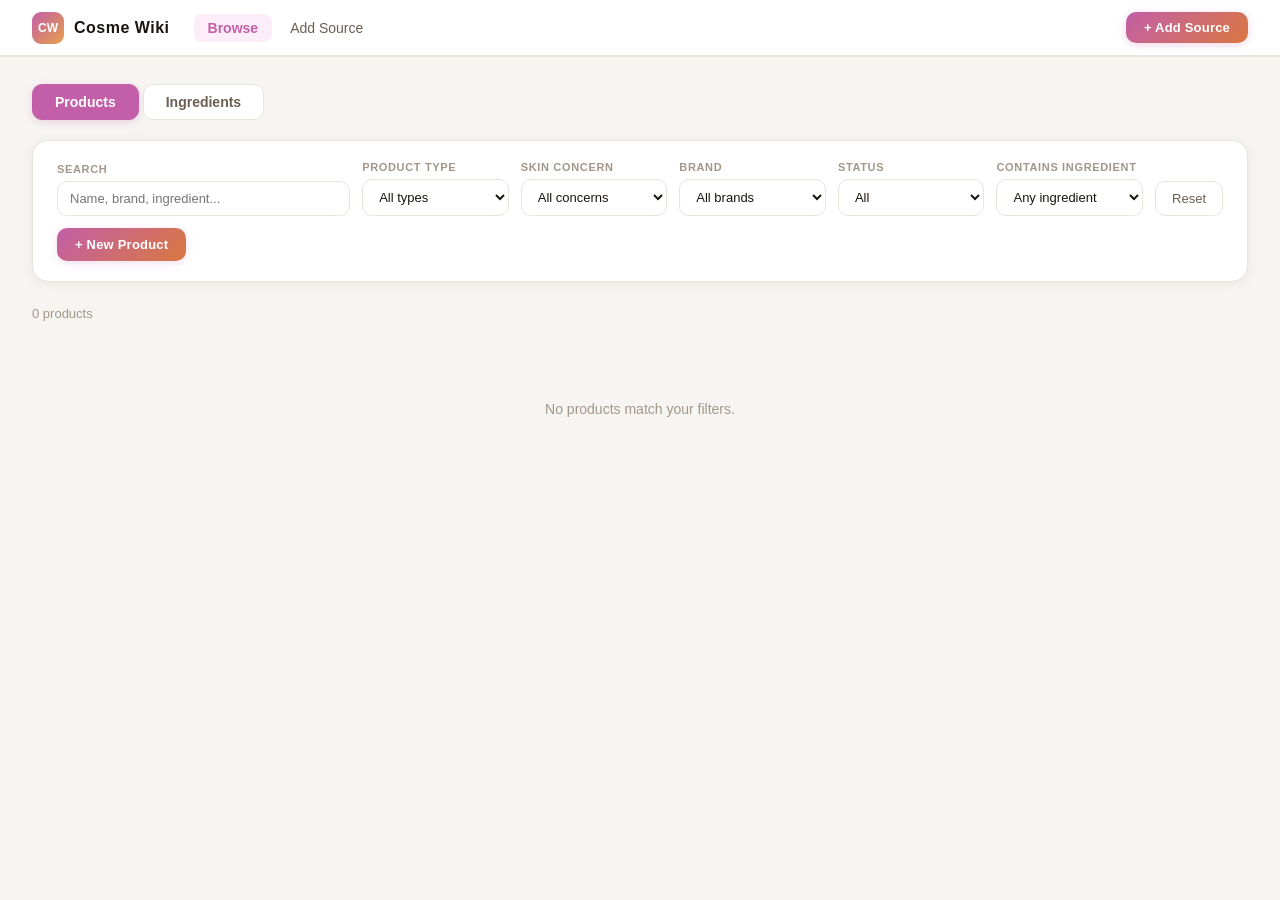
<file: index.html>
<!DOCTYPE html>
<html lang="en">
<head>
  <meta charset="UTF-8">
  <meta name="viewport" content="width=device-width, initial-scale=1.0">
  <title>Cosme Wiki — Browse</title>
  <link rel="stylesheet" href="assets/style.css">
</head>
<body>

<div id="nav-placeholder"></div>

<div class="page">

  <div class="tabs" id="tabs">
    <button class="tab active" onclick="switchTab('products', this)">Products</button>
    <button class="tab" onclick="switchTab('ingredients', this)">Ingredients</button>
  </div>

  <div class="filter-bar" id="filter-bar">
    <div class="filter-group filter-search" id="f-search-wrap">
      <div class="filter-label">Search</div>
      <input class="filter-input" id="f-search" type="text" placeholder="Name, brand, ingredient..." oninput="applyFilters()" />
    </div>
    <div class="filter-group" id="f-type-wrap">
      <div class="filter-label">Product type</div>
      <select class="filter-select" id="f-type" onchange="applyFilters()"><option value="">All types</option></select>
    </div>
    <div class="filter-group" id="f-concern-wrap">
      <div class="filter-label">Skin concern</div>
      <select class="filter-select" id="f-concern" onchange="applyFilters()"><option value="">All concerns</option></select>
    </div>
    <div class="filter-group" id="f-brand-wrap">
      <div class="filter-label">Brand</div>
      <select class="filter-select" id="f-brand" onchange="applyFilters()"><option value="">All brands</option></select>
    </div>
    <div class="filter-group" id="f-func-wrap" style="display:none">
      <div class="filter-label">Function</div>
      <select class="filter-select" id="f-func" onchange="applyFilters()"><option value="">All functions</option></select>
    </div>
    <div class="filter-group" id="f-status-wrap">
      <div class="filter-label">Status</div>
      <select class="filter-select" id="f-status" onchange="applyFilters()">
        <option value="">All</option>
        <option value="used">Used</option>
        <option value="wishlist">Wishlist</option>
      </select>
    </div>
    <div class="filter-group" id="f-safety-wrap" style="display:none">
      <div class="filter-label">Safety</div>
      <select class="filter-select" id="f-safety" onchange="applyFilters()">
        <option value="">All</option>
        <option value="concern">Has concerns</option>
        <option value="allergen">Allergen</option>
        <option value="prohibited">Prohibited somewhere</option>
      </select>
    </div>
    <div class="filter-group" id="f-have-wrap" style="display:none">
      <div class="filter-label">My stock</div>
      <select class="filter-select" id="f-have" onchange="applyFilters()">
        <option value="">All</option>
        <option value="have">I have it</option>
        <option value="wishlist">Wishlist</option>
      </select>
    </div>
    <div class="filter-group" id="f-crossref-wrap">
      <div class="filter-label">Contains ingredient</div>
      <select class="filter-select" id="f-crossref" onchange="applyFilters()"><option value="">Any ingredient</option></select>
    </div>
    <button class="btn-reset" onclick="resetFilters()">Reset</button>
    <button class="btn-add-product" id="btn-add-product" onclick="openNewProductModal()">+ New Product</button>
  </div>

  <div class="result-count" id="result-count"></div>
  <div class="card-grid" id="card-grid"></div>

</div>

<!-- ── NEW PRODUCT MODAL ── -->
<div id="new-product-overlay" style="display:none;position:fixed;inset:0;background:rgba(26,21,16,0.55);backdrop-filter:blur(4px);z-index:300;overflow-y:auto;padding:24px 16px;">
  <div style="max-width:680px;margin:0 auto;background:var(--surface);border-radius:var(--radius);padding:32px;box-shadow:var(--shadow-lg);">

    <div style="display:flex;align-items:center;justify-content:space-between;margin-bottom:24px;">
      <div style="font-size:18px;font-weight:800;">New Product</div>
      <button onclick="closeNewProductModal()" style="background:none;border:none;font-size:22px;cursor:pointer;color:var(--muted);padding:2px 6px;">&times;</button>
    </div>

    <!-- Homemade toggle -->
    <div class="edit-field">
      <label style="display:flex;align-items:center;gap:10px;font-size:14px;cursor:pointer;">
        <input type="checkbox" id="np-homemade" style="width:16px;height:16px;">
        <span>This is a product I made myself (homemade / DIY)</span>
      </label>
    </div>

    <div style="display:grid;grid-template-columns:1fr 1fr;gap:16px;">
      <div class="edit-field">
        <div class="edit-field-label">Product name (EN) *</div>
        <input type="text" id="np-name" class="ingest-input" placeholder="e.g. CeraVe Moisturizing Cream">
      </div>
      <div class="edit-field">
        <div class="edit-field-label">Product name (ZH)</div>
        <input type="text" id="np-name-zh" class="ingest-input" placeholder="中文名称">
      </div>
      <div class="edit-field">
        <div class="edit-field-label">Brand *</div>
        <input type="text" id="np-brand" class="ingest-input" placeholder="e.g. CeraVe (or your name for homemade)">
      </div>
      <div class="edit-field">
        <div class="edit-field-label">Product type</div>
        <input type="text" id="np-type" class="ingest-input" list="np-type-list" placeholder="Moisturizer, Serum...">
        <datalist id="np-type-list">
          <option value="Moisturizer"><option value="Serum"><option value="Cleanser">
          <option value="Toner"><option value="Sunscreen"><option value="Foundation">
          <option value="Lipstick"><option value="Eyeshadow"><option value="Blush">
          <option value="Primer"><option value="Mask"><option value="Eye Cream">
          <option value="Body Lotion"><option value="Oil"><option value="Other">
        </datalist>
      </div>
      <div class="edit-field">
        <div class="edit-field-label">Type (ZH)</div>
        <input type="text" id="np-type-zh" class="ingest-input" placeholder="保湿霜, 精华...">
      </div>
      <div class="edit-field">
        <div class="edit-field-label">Price</div>
        <input type="text" id="np-price" class="ingest-input" placeholder="e.g. $18 / ¥120">
      </div>
    </div>

    <div class="edit-field">
      <div class="edit-field-label">Skin type (comma-separated)</div>
      <input type="text" id="np-skin-type" class="ingest-input" placeholder="Dry, Normal, Oily, Sensitive, All">
    </div>

    <div class="edit-field">
      <div class="edit-field-label">Concern tags (comma-separated)</div>
      <input type="text" id="np-concerns" class="ingest-input" placeholder="Hydration, Anti-aging, Brightening...">
    </div>

    <!-- Ingredient list builder -->
    <div class="edit-field">
      <div class="edit-field-label">Ingredients (INCI list)</div>
      <div style="font-size:11px;color:var(--muted);margin-bottom:8px;">One ingredient per row. Add percentage or grammage in the second column if known.</div>
      <div id="np-ing-list"></div>
      <button class="btn-ghost" style="margin-top:8px;font-size:12px;padding:6px 12px;" onclick="addIngredientRow()">+ Add ingredient</button>
    </div>

    <!-- Where to buy -->
    <div class="edit-field">
      <div class="edit-field-label">Where to Buy</div>
      <div id="np-buy-list"></div>
      <button class="btn-ghost" style="margin-top:8px;font-size:12px;padding:6px 12px;" onclick="addNpBuyRow()">+ Add store</button>
    </div>

    <!-- Photo -->
    <div class="edit-field">
      <div class="edit-field-label">Photo</div>
      <div id="np-photo-preview" style="margin-bottom:8px;"></div>
      <input type="file" id="np-photo-input" accept="image/*" onchange="handleNpPhoto(this)">
    </div>

    <!-- My rating -->
    <div class="edit-field">
      <div class="edit-field-label">My Rating</div>
      <div class="star-picker" id="np-star-picker">
        <span class="star-btn" data-val="1" onclick="setNpRating(1)">&#9734;</span>
        <span class="star-btn" data-val="2" onclick="setNpRating(2)">&#9734;</span>
        <span class="star-btn" data-val="3" onclick="setNpRating(3)">&#9734;</span>
        <span class="star-btn" data-val="4" onclick="setNpRating(4)">&#9734;</span>
        <span class="star-btn" data-val="5" onclick="setNpRating(5)">&#9734;</span>
      </div>
    </div>

    <!-- Notes -->
    <div class="edit-field">
      <div class="edit-field-label">My Notes</div>
      <textarea id="np-notes" class="ingest-textarea" style="min-height:70px;" placeholder="Texture, scent, how it works for you..."></textarea>
    </div>

    <div id="np-error" style="color:#c03020;font-size:13px;margin-bottom:12px;display:none;"></div>

    <div style="display:flex;gap:10px;">
      <button class="btn-primary" style="flex:1;padding:14px;" onclick="saveNewProduct()">Add Product</button>
      <button class="btn-ghost" onclick="closeNewProductModal()">Cancel</button>
    </div>

  </div>
</div>

<script src="data/products.js"></script>
<script src="data/ingredients.js"></script>
<script src="assets/nav.js"></script>
<script>
var currentTab = 'products';
var npRating = 0;

var FUNC_ZH = {
  'Active': '活性成分',
  'Brightening': '美白提亮',
  'Depigmenting': '祛色素',
  'Anti-aging': '抗衰老',
  'Cell-communicating': '细胞信号',
  'Repair': '修护',
  'Muscle Relaxant': '舒缓肌肉',
  'Antioxidant': '抗氧化',
  'Anti-glycation': '抗糖化',
  'Anti-inflammatory': '抗炎',
  'Antibacterial': '抗菌',
  'Soothing': '舒缓',
  'Humectant': '保湿剂',
  'Osmoprotectant': '渗透保护',
  'Emollient': '柔润剂',
  'Occlusive': '封闭剂',
  'Emulsifier': '乳化剂',
  'Surfactant': '表面活性剂',
  'Thickener': '增稠剂',
  'Stabilizer': '稳定剂',
  'Preservative': '防腐剂',
  'Preservative Booster': '防腐增效',
  'Antimicrobial': '抗微生物',
  'Chelating Agent': '螯合剂',
  'Solvent': '溶剂',
  'Penetration Enhancer': '渗透促进',
  'Texture Agent': '质地调节',
  'Solubilizer': '增溶剂',
  'Skin Conditioning': '皮肤调理'
};
var npPhotoDataUrl = '';
var npIngRows = [{ inci: '', pct: '' }];
var npBuyRows = [{ store: '', url: '' }];

function loadMergedProducts() {
  var base = typeof COSME_PRODUCTS !== 'undefined' ? COSME_PRODUCTS : [];
  var newProds = [];
  try { newProds = JSON.parse(localStorage.getItem('cosme-new-products') || '[]'); } catch(e){}
  return base.concat(newProds).map(function(p) {
    var edit = null;
    try { edit = JSON.parse(localStorage.getItem('cosme-edits-product-' + p.id)); } catch(e){}
    return edit ? Object.assign({}, p, edit) : p;
  });
}

function loadMergedIngredients() {
  var base = typeof COSME_INGREDIENTS !== 'undefined' ? COSME_INGREDIENTS : [];
  return base.map(function(i) {
    var edit = null;
    try { edit = JSON.parse(localStorage.getItem('cosme-edits-ingredient-' + i.id)); } catch(e){}
    return edit ? Object.assign({}, i, edit) : i;
  });
}

var products = loadMergedProducts();
var ingredients = loadMergedIngredients();

window.addEventListener('DOMContentLoaded', function() {
  renderNav('index');
  var tabParam = new URLSearchParams(window.location.search).get('tab');
  if (tabParam === 'ingredients') {
    currentTab = 'ingredients';
    var tabBtns = document.querySelectorAll('.tab');
    tabBtns[0].classList.remove('active');
    tabBtns[1].classList.add('active');
    switchTab('ingredients', tabBtns[1]);
  }
  populateFilters();
  applyFilters();
});

function populateFilters() {
  var types = [...new Set(products.map(function(p) { return p.type; }).filter(Boolean))].sort();
  var typeEl = document.getElementById('f-type');
  types.forEach(function(t) { typeEl.innerHTML += '<option value="' + escHtml(t) + '">' + escHtml(t) + '</option>'; });

  var concerns = [...new Set(products.flatMap(function(p) { return p.concern_tags || []; }))].sort();
  var concernEl = document.getElementById('f-concern');
  concerns.forEach(function(c) { concernEl.innerHTML += '<option value="' + escHtml(c) + '">' + escHtml(c) + '</option>'; });

  var brands = [...new Set(products.map(function(p) { return p.brand; }).filter(Boolean))].sort();
  var brandEl = document.getElementById('f-brand');
  brands.forEach(function(b) { brandEl.innerHTML += '<option value="' + escHtml(b) + '">' + escHtml(b) + '</option>'; });

  var funcs = [...new Set(ingredients.flatMap(function(i) { return i.function || []; }))].sort();
  var funcEl = document.getElementById('f-func');
  funcs.forEach(function(f) { funcEl.innerHTML += '<option value="' + escHtml(f) + '">' + escHtml(f) + '</option>'; });

  var crossEl = document.getElementById('f-crossref');
  [...ingredients].sort(function(a,b) { return (a.inci_name_en||'').localeCompare(b.inci_name_en||''); }).forEach(function(ing) {
    crossEl.innerHTML += '<option value="' + escHtml(ing.id) + '">' + escHtml(ing.inci_name_en) + (ing.name_zh ? ' / ' + escHtml(ing.name_zh) : '') + '</option>';
  });
}

function switchTab(tab, el) {
  currentTab = tab;
  document.querySelectorAll('.tab').forEach(function(t) { t.classList.remove('active'); });
  el.classList.add('active');
  var isProd = tab === 'products';
  document.getElementById('f-type-wrap').style.display = isProd ? '' : 'none';
  document.getElementById('f-concern-wrap').style.display = isProd ? '' : 'none';
  document.getElementById('f-brand-wrap').style.display = isProd ? '' : 'none';
  document.getElementById('f-status-wrap').style.display = isProd ? '' : 'none';
  document.getElementById('f-crossref-wrap').style.display = isProd ? '' : 'none';
  document.getElementById('f-func-wrap').style.display = isProd ? 'none' : '';
  document.getElementById('f-safety-wrap').style.display = isProd ? 'none' : '';
  document.getElementById('f-have-wrap').style.display = isProd ? 'none' : '';
  document.getElementById('btn-add-product').style.display = isProd ? '' : 'none';
  document.getElementById('f-search').placeholder = isProd ? 'Name, brand, ingredient...' : 'Name, function, Chinese name...';
  applyFilters();
}

function applyFilters() {
  var q = document.getElementById('f-search').value.trim().toLowerCase();
  if (currentTab === 'products') {
    var typeVal = document.getElementById('f-type').value;
    var concernVal = document.getElementById('f-concern').value;
    var brandVal = document.getElementById('f-brand').value;
    var statusVal = document.getElementById('f-status').value;
    var crossVal = document.getElementById('f-crossref').value;
    var filtered = products.filter(function(p) {
      if (typeVal && p.type !== typeVal) return false;
      if (brandVal && p.brand !== brandVal) return false;
      if (concernVal && !(p.concern_tags || []).includes(concernVal)) return false;
      if (statusVal && p.status !== statusVal) return false;
      if (crossVal) {
        var ing = ingredients.find(function(i) { return i.id === crossVal; });
        if (!ing) return false;
        if (!(p.ingredients_inci || []).some(function(n) { return n.toLowerCase() === ing.inci_name_en.toLowerCase(); })) return false;
      }
      if (q) {
        var s = ((p.name||'') + ' ' + (p.name_zh||'') + ' ' + (p.brand||'') + ' ' + (p.ingredients_inci||[]).join(' ')).toLowerCase();
        if (!s.includes(q)) return false;
      }
      return true;
    });
    renderProductCards(filtered);
    document.getElementById('result-count').textContent = filtered.length + ' product' + (filtered.length !== 1 ? 's' : '');
  } else {
    var funcVal = document.getElementById('f-func').value;
    var safetyVal = document.getElementById('f-safety').value;
    var haveVal = document.getElementById('f-have').value;
    var filtered = ingredients.filter(function(ing) {
      if (funcVal && !(ing.function || []).includes(funcVal)) return false;
      if (safetyVal === 'concern' && !ing.concerns_en) return false;
      if (safetyVal === 'allergen' && !ing.allergen) return false;
      if (haveVal === 'have' && !ing.i_have) return false;
      if (haveVal === 'wishlist' && !ing.wishlist) return false;
      if (safetyVal === 'prohibited') {
        var ap = ing.approval || {};
        if (ap.EU !== 'prohibited' && ap.USA !== 'prohibited' && ap.China !== 'prohibited') return false;
      }
      if (q) {
        var s = ((ing.inci_name_en||'') + ' ' + (ing.name_zh||'') + ' ' + (ing.common_name_en||'') + ' ' + (ing.common_name_zh||'') + ' ' + (ing.function||[]).join(' ')).toLowerCase();
        if (!s.includes(q)) return false;
      }
      return true;
    });
    renderIngredientCards(filtered);
    document.getElementById('result-count').textContent = filtered.length + ' ingredient' + (filtered.length !== 1 ? 's' : '');
  }
}

function renderProductCards(list) {
  var grid = document.getElementById('card-grid');
  if (!list.length) { grid.innerHTML = '<div class="empty-state">No products match your filters.</div>'; return; }
  grid.innerHTML = list.map(function(p) {
    var imgHtml = p.photo
      ? '<div class="card-img"><img src="' + escHtml(p.photo) + '" alt="' + escHtml(p.name) + '" loading="lazy"></div>'
      : '<div class="card-img" style="font-size:40px;color:var(--muted)">&#128250;</div>';
    var tags = (p.concern_tags || []).slice(0, 3).map(function(t) { return '<span class="tag">' + escHtml(t) + '</span>'; }).join('');
    var stars = p.my_rating ? '<span class="tag tag-accent">' + '&#9733;'.repeat(p.my_rating) + '</span>' : '';
    var homemadeBadge = p.is_homemade ? '<span class="tag tag-ok" style="font-size:10px;">Homemade</span>' : '';
    var statusBadge = p.status === 'used' ? '<span class="tag tag-used" style="font-size:10px;">&#10003; Used</span>'
                    : p.status === 'wishlist' ? '<span class="tag tag-wishlist" style="font-size:10px;">&#9825; Wishlist</span>' : '';
    return '<div class="card" onclick="location.href=\'product.html?id=' + escHtml(p.id) + '\'">' +
      imgHtml +
      '<div class="card-body">' +
        '<div class="card-name">' + escHtml(p.name) + '</div>' +
        (p.name_zh ? '<div class="card-name-zh">' + escHtml(p.name_zh) + '</div>' : '') +
        '<div class="tags">' + tags + stars + homemadeBadge + statusBadge + '</div>' +
        '<div class="card-brand">' + escHtml(p.brand || '') + ' &middot; ' + escHtml(p.type || '') + '</div>' +
      '</div>' +
    '</div>';
  }).join('');
}

function renderIngredientCards(list) {
  var grid = document.getElementById('card-grid');
  if (!list.length) { grid.innerHTML = '<div class="empty-state">No ingredients match your filters.</div>'; return; }
  grid.innerHTML = list.map(function(ing) {
    var swatchHtml = ing.color_swatch
      ? '<div class="card-swatch" style="background:' + escHtml(ing.color_swatch) + '"></div>'
      : '<div class="card-img" style="font-size:40px;color:var(--muted)">&#9711;</div>';
    var funcs = (ing.function || []).slice(0, 3).map(function(f) {
      var zh = FUNC_ZH[f] ? ' <span style="opacity:0.7;font-size:10px;">' + escHtml(FUNC_ZH[f]) + '</span>' : '';
      return '<span class="tag">' + escHtml(f) + zh + '</span>';
    }).join('');
    var ap = ing.approval || {};
    var anyProhibited = ap.EU === 'prohibited' || ap.USA === 'prohibited' || ap.China === 'prohibited';
    var anyRestricted = ap.EU === 'restricted' || ap.USA === 'restricted' || ap.China === 'restricted';
    var apBadge = Object.keys(ap).length
      ? '<span class="tag ' + (anyProhibited ? 'tag-bad' : anyRestricted ? 'tag-warn' : 'tag-ok') + '">' + (anyProhibited ? 'Prohibited' : anyRestricted ? 'Restricted' : 'Approved') + '</span>'
      : '';
    var haveBadge = ing.i_have ? '<span class="tag tag-used" style="font-size:10px;">&#10003; Have</span>'
                  : ing.wishlist ? '<span class="tag tag-wishlist" style="font-size:10px;">&#9825; Wish</span>' : '';
    return '<div class="card" onclick="location.href=\'ingredient.html?id=' + escHtml(ing.id) + '&from=ingredients\'">' +
      swatchHtml +
      '<div class="card-body">' +
        '<div class="card-name">' + escHtml(ing.inci_name_en) + '</div>' +
        (ing.name_zh ? '<div class="card-name-zh">' + escHtml(ing.name_zh) + (ing.common_name_en ? ' &middot; ' + escHtml(ing.common_name_en) : '') + '</div>' : '') +
        '<div class="tags">' + funcs + apBadge + haveBadge + '</div>' +
      '</div>' +
    '</div>';
  }).join('');
}

function resetFilters() {
  ['f-search','f-type','f-concern','f-brand','f-status','f-crossref','f-func','f-safety','f-have'].forEach(function(id) {
    var el = document.getElementById(id);
    if (el) el.value = '';
  });
  applyFilters();
}

// ── NEW PRODUCT MODAL ──────────────────────────────────────────────────────

function openNewProductModal() {
  npRating = 0;
  npPhotoDataUrl = '';
  npIngRows = [{ inci: '', pct: '' }];
  npBuyRows = [{ store: '', url: '' }];
  document.getElementById('np-homemade').checked = false;
  ['np-name','np-name-zh','np-brand','np-type','np-type-zh','np-price','np-skin-type','np-concerns','np-notes'].forEach(function(id) {
    document.getElementById(id).value = '';
  });
  document.getElementById('np-photo-preview').innerHTML = '';
  document.getElementById('np-error').style.display = 'none';
  setNpRating(0);
  renderNpIngRows();
  renderNpBuyRows();
  document.getElementById('new-product-overlay').style.display = 'block';
  document.body.style.overflow = 'hidden';
}

function closeNewProductModal() {
  document.getElementById('new-product-overlay').style.display = 'none';
  document.body.style.overflow = '';
}

function setNpRating(n) {
  npRating = n;
  document.querySelectorAll('#np-star-picker .star-btn').forEach(function(s) {
    s.innerHTML = parseInt(s.dataset.val) <= n ? '&#9733;' : '&#9734;';
  });
}

function handleNpPhoto(input) {
  if (!input.files || !input.files[0]) return;
  var reader = new FileReader();
  reader.onload = function(e) {
    npPhotoDataUrl = e.target.result;
    document.getElementById('np-photo-preview').innerHTML =
      '<img src="' + npPhotoDataUrl + '" style="width:80px;height:80px;object-fit:cover;border-radius:8px;">';
  };
  reader.readAsDataURL(input.files[0]);
}

function renderNpIngRows() {
  var container = document.getElementById('np-ing-list');
  if (!container) return;
  if (!npIngRows.length) npIngRows = [{ inci: '', pct: '' }];
  container.innerHTML = npIngRows.map(function(row, i) {
    return '<div class="buy-link-row" style="align-items:center;">' +
      '<span style="font-size:11px;color:var(--muted);min-width:22px;text-align:right;">' + (i+1) + '</span>' +
      '<input type="text" class="ingest-input" value="' + escHtml(row.inci || '') + '" placeholder="INCI name (e.g. Glycerin)" ' +
        'oninput="npIngRows[' + i + '].inci=this.value" style="flex:2;">' +
      '<input type="text" class="ingest-input" value="' + escHtml(row.pct || '') + '" placeholder="% or g (optional)" ' +
        'oninput="npIngRows[' + i + '].pct=this.value" style="width:110px;">' +
      '<button class="btn-ghost" style="padding:8px 10px;" onclick="removeIngRow(' + i + ')">&#10005;</button>' +
    '</div>';
  }).join('');
}

function addIngredientRow() {
  npIngRows.push({ inci: '', pct: '' });
  renderNpIngRows();
}

function removeIngRow(i) {
  npIngRows.splice(i, 1);
  if (!npIngRows.length) npIngRows = [{ inci: '', pct: '' }];
  renderNpIngRows();
}

function renderNpBuyRows() {
  var container = document.getElementById('np-buy-list');
  if (!container) return;
  if (!npBuyRows.length) npBuyRows = [{ store: '', url: '' }];
  container.innerHTML = npBuyRows.map(function(b, i) {
    return '<div class="buy-link-row">' +
      '<input type="text" class="ingest-input" value="' + escHtml(b.store || '') + '" placeholder="Store name" ' +
        'oninput="npBuyRows[' + i + '].store=this.value" style="width:130px;">' +
      '<input type="text" class="ingest-input" value="' + escHtml(b.url || '') + '" placeholder="URL (optional)" ' +
        'oninput="npBuyRows[' + i + '].url=this.value" style="flex:1;">' +
      '<button class="btn-ghost" style="padding:8px 10px;" onclick="removeNpBuyRow(' + i + ')">&#10005;</button>' +
    '</div>';
  }).join('');
}

function addNpBuyRow() {
  npBuyRows.push({ store: '', url: '' });
  renderNpBuyRows();
}

function removeNpBuyRow(i) {
  npBuyRows.splice(i, 1);
  renderNpBuyRows();
}

function saveNewProduct() {
  var name = document.getElementById('np-name').value.trim();
  var brand = document.getElementById('np-brand').value.trim();
  var errEl = document.getElementById('np-error');

  if (!name) { errEl.textContent = 'Product name is required.'; errEl.style.display = 'block'; return; }
  if (!brand) { errEl.textContent = 'Brand is required.'; errEl.style.display = 'block'; return; }
  errEl.style.display = 'none';

  var id = (brand + '-' + name).toLowerCase().replace(/[^a-z0-9]+/g, '-').replace(/^-|-$/g, '') + '-' + Date.now();

  var ingList = npIngRows.map(function(r) { return r.inci.trim(); }).filter(Boolean);
  var pctMap = {};
  npIngRows.forEach(function(r) {
    if (r.inci.trim() && r.pct.trim()) pctMap[r.inci.trim()] = r.pct.trim();
  });

  var skinTypes = document.getElementById('np-skin-type').value.split(',').map(function(s) { return s.trim(); }).filter(Boolean);
  var concernTags = document.getElementById('np-concerns').value.split(',').map(function(s) { return s.trim(); }).filter(Boolean);
  var buyLinks = npBuyRows.filter(function(b) { return b.store.trim(); });

  var product = {
    id: id,
    name: name,
    name_zh: document.getElementById('np-name-zh').value.trim(),
    brand: brand,
    type: document.getElementById('np-type').value.trim(),
    type_zh: document.getElementById('np-type-zh').value.trim(),
    skin_type: skinTypes,
    concern_tags: concernTags,
    ingredients_inci: ingList,
    ingredients_pct: pctMap,
    photo: npPhotoDataUrl || '',
    price: document.getElementById('np-price').value.trim(),
    buy_links: buyLinks,
    my_rating: npRating || null,
    my_notes: document.getElementById('np-notes').value.trim(),
    is_homemade: document.getElementById('np-homemade').checked,
    added: new Date().toISOString().split('T')[0],
    updated: new Date().toISOString().split('T')[0]
  };

  var newProds = [];
  try { newProds = JSON.parse(localStorage.getItem('cosme-new-products') || '[]'); } catch(e){}
  newProds.push(product);
  localStorage.setItem('cosme-new-products', JSON.stringify(newProds));

  closeNewProductModal();

  // Refresh data and re-render
  products = loadMergedProducts();
  // Refresh type/brand dropdowns to include new values
  var typeEl = document.getElementById('f-type');
  var brandEl = document.getElementById('f-brand');
  var concernEl = document.getElementById('f-concern');
  typeEl.innerHTML = '<option value="">All types</option>';
  brandEl.innerHTML = '<option value="">All brands</option>';
  concernEl.innerHTML = '<option value="">All concerns</option>';
  var types = [...new Set(products.map(function(p) { return p.type; }).filter(Boolean))].sort();
  types.forEach(function(t) { typeEl.innerHTML += '<option value="' + escHtml(t) + '">' + escHtml(t) + '</option>'; });
  var brands = [...new Set(products.map(function(p) { return p.brand; }).filter(Boolean))].sort();
  brands.forEach(function(b) { brandEl.innerHTML += '<option value="' + escHtml(b) + '">' + escHtml(b) + '</option>'; });
  var concerns = [...new Set(products.flatMap(function(p) { return p.concern_tags || []; }))].sort();
  concerns.forEach(function(c) { concernEl.innerHTML += '<option value="' + escHtml(c) + '">' + escHtml(c) + '</option>'; });

  applyFilters();

  // Jump to the new product
  location.href = 'product.html?id=' + encodeURIComponent(id);
}

function escHtml(s) { return String(s || '').replace(/&/g,'&amp;').replace(/</g,'&lt;').replace(/>/g,'&gt;').replace(/"/g,'&quot;'); }
</script>
</body>
</html>
</file>
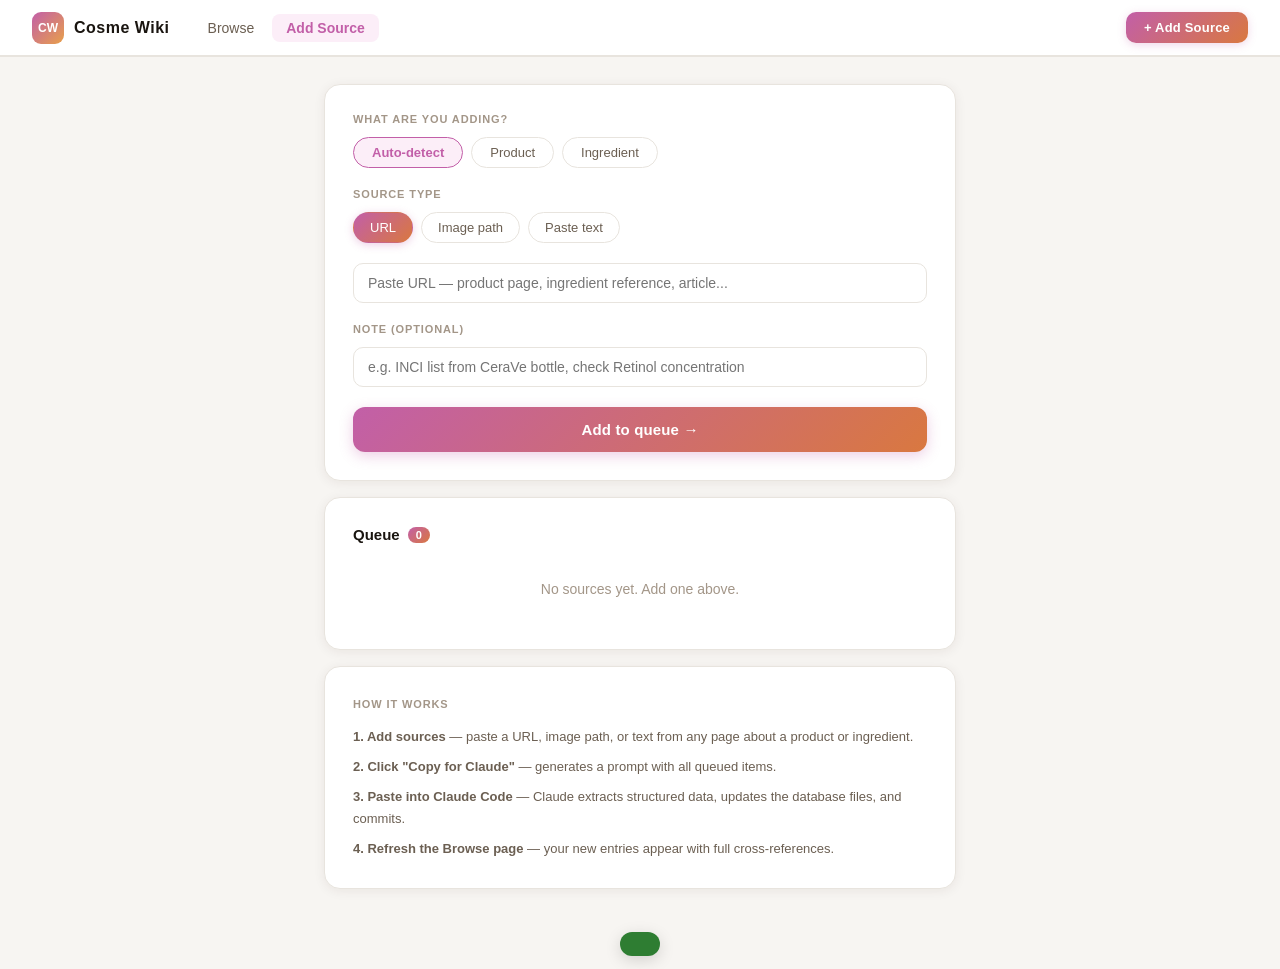
<file: ingest/index.html>
<!DOCTYPE html>
<html lang="en">
<head>
  <meta charset="UTF-8">
  <meta name="viewport" content="width=device-width, initial-scale=1.0">
  <title>Add Source — Cosme Wiki</title>
  <link rel="stylesheet" href="../assets/style.css">
</head>
<body>

<div id="nav-placeholder"></div>

<div class="ingest-container">

  <div class="ingest-card">
    <div class="section-label">What are you adding?</div>
    <div class="entry-type-row" id="entry-type-row">
      <button class="entry-type-btn active" data-etype="auto" onclick="setEntryType('auto', this)">Auto-detect</button>
      <button class="entry-type-btn" data-etype="product" onclick="setEntryType('product', this)">Product</button>
      <button class="entry-type-btn" data-etype="ingredient" onclick="setEntryType('ingredient', this)">Ingredient</button>
    </div>

    <div class="section-label">Source type</div>
    <div class="type-tabs">
      <button class="type-tab active" data-type="url" onclick="setType('url', this)">URL</button>
      <button class="type-tab" data-type="image" onclick="setType('image', this)">Image path</button>
      <button class="type-tab" data-type="text" onclick="setType('text', this)">Paste text</button>
    </div>

    <div id="input-url">
      <input class="ingest-input" type="url" id="url-input" placeholder="Paste URL — product page, ingredient reference, article..." />
    </div>

    <div id="input-image" style="display:none">
      <input class="ingest-input" type="text" id="image-input" placeholder="Paste full file path, e.g. C:\Users\shanshan\Pictures\ingredient-label.jpg" />
      <div style="font-size:11px; color:var(--muted); margin-top:6px;">In File Explorer, click the address bar to copy the path, then add the filename.</div>
    </div>

    <div id="input-text" style="display:none">
      <textarea class="ingest-textarea" id="text-input" placeholder="Paste any content — ingredient list from a product page, a formulation note, a supplier spec sheet..."></textarea>
    </div>

    <div style="margin-top: 20px;">
      <div class="section-label">Note (optional)</div>
      <input class="ingest-input" type="text" id="note-input" placeholder="e.g. INCI list from CeraVe bottle, check Retinol concentration" />
    </div>

    <div style="margin-top: 20px;">
      <button class="btn-primary" onclick="addToQueue()">Add to queue &rarr;</button>
    </div>
  </div>

  <!-- Queue -->
  <div class="ingest-card">
    <div class="queue-header">
      <div style="display:flex; align-items:center; gap:8px;">
        <span style="font-weight:600; font-size:15px;">Queue</span>
        <span class="queue-count" id="queue-count">0</span>
      </div>
    </div>

    <div id="queue-list">
      <div class="queue-empty">No sources yet. Add one above.</div>
    </div>

    <div class="queue-actions" id="queue-actions" style="display:none;">
      <button class="btn-copy" onclick="copyQueueForClaude()">Copy for Claude</button>
      <button class="btn-ghost" onclick="clearQueue()">Clear all</button>
    </div>
  </div>

  <!-- How it works -->
  <div class="ingest-card" style="font-size:13px; color:var(--text2); line-height:1.7;">
    <div class="section-label" style="margin-bottom:12px;">How it works</div>
    <p><strong>1. Add sources</strong> — paste a URL, image path, or text from any page about a product or ingredient.</p>
    <p style="margin-top:8px;"><strong>2. Click "Copy for Claude"</strong> — generates a prompt with all queued items.</p>
    <p style="margin-top:8px;"><strong>3. Paste into Claude Code</strong> — Claude extracts structured data, updates the database files, and commits.</p>
    <p style="margin-top:8px;"><strong>4. Refresh the Browse page</strong> — your new entries appear with full cross-references.</p>
  </div>

</div>

<div class="toast" id="toast"></div>

<script src="../assets/nav.js"></script>
<script>
  var STORAGE_KEY = 'cosme-wiki-queue';
  var queue = [];
  var currentType = 'url';
  var currentEntryType = 'auto';

  var SOURCE_LABELS = { url: 'URL', image: 'Image', text: 'Pasted Text' };
  var ENTRY_LABELS = { auto: 'Auto-detect', product: 'Product', ingredient: 'Ingredient' };

  window.addEventListener('DOMContentLoaded', function() {
    renderNav('ingest');
    loadQueue();
    renderQueue();
  });

  function loadQueue() {
    try { queue = JSON.parse(localStorage.getItem(STORAGE_KEY) || '[]'); } catch(e) { queue = []; }
  }

  function saveQueue() {
    localStorage.setItem(STORAGE_KEY, JSON.stringify(queue));
  }

  function setType(type, el) {
    currentType = type;
    document.querySelectorAll('.type-tab').forEach(function(t) { t.classList.remove('active'); });
    el.classList.add('active');
    ['url','image','text'].forEach(function(t) {
      document.getElementById('input-' + t).style.display = t === type ? 'block' : 'none';
    });
  }

  function setEntryType(etype, el) {
    currentEntryType = etype;
    document.querySelectorAll('.entry-type-btn').forEach(function(b) { b.classList.remove('active'); });
    el.classList.add('active');
  }

  function getSourceValue() {
    if (currentType === 'url') return document.getElementById('url-input').value.trim();
    if (currentType === 'image') return document.getElementById('image-input').value.trim();
    if (currentType === 'text') return document.getElementById('text-input').value.trim();
    return '';
  }

  function clearInputs() {
    document.getElementById('url-input').value = '';
    document.getElementById('image-input').value = '';
    document.getElementById('text-input').value = '';
    document.getElementById('note-input').value = '';
  }

  function addToQueue() {
    var source = getSourceValue();
    if (!source) { showToast('Please add a source first', true); return; }
    var note = document.getElementById('note-input').value.trim();
    var item = {
      id: Date.now(),
      type: currentType,
      entry_type: currentEntryType,
      source: currentType === 'text' ? '[pasted text]' : source,
      content: currentType === 'text' ? source : undefined,
      note: note,
      added: new Date().toISOString()
    };
    queue.push(item);
    saveQueue();
    renderQueue();
    clearInputs();
    showToast('Added to queue');
  }

  function removeFromQueue(id) {
    queue = queue.filter(function(item) { return item.id !== id; });
    saveQueue();
    renderQueue();
    showToast('Removed');
  }

  function clearQueue() {
    if (!confirm('Clear all ' + queue.length + ' items?')) return;
    queue = [];
    saveQueue();
    renderQueue();
    showToast('Queue cleared');
  }

  function renderQueue() {
    var list = document.getElementById('queue-list');
    var count = document.getElementById('queue-count');
    var actions = document.getElementById('queue-actions');
    count.textContent = queue.length;
    actions.style.display = queue.length ? 'flex' : 'none';
    if (!queue.length) {
      list.innerHTML = '<div class="queue-empty">No sources yet. Add one above.</div>';
      return;
    }
    list.innerHTML = queue.map(function(item) {
      return '<div class="queue-item">' +
        '<div class="queue-item-icon">' + escHtml((item.entry_type || 'auto').slice(0,3).toUpperCase()) + '</div>' +
        '<div class="queue-item-body">' +
          '<div class="queue-item-source">' + (item.type === 'text' ? escHtml(truncate(item.content || '', 60)) : escHtml(truncate(item.source, 60))) + '</div>' +
          '<div class="queue-item-meta">' +
            '<span class="meta-pill">' + escHtml(SOURCE_LABELS[item.type] || item.type) + '</span>' +
            '<span class="meta-pill">' + escHtml(ENTRY_LABELS[item.entry_type] || item.entry_type) + '</span>' +
            (item.note ? '<span class="meta-pill">' + escHtml(truncate(item.note, 30)) + '</span>' : '') +
          '</div>' +
        '</div>' +
        '<div class="queue-item-remove" onclick="removeFromQueue(' + item.id + ')" title="Remove">&#10005;</div>' +
      '</div>';
    }).join('');
  }

  function copyQueueForClaude() {
    if (!queue.length) return;
    var lines = [
      'Please ingest the following sources into the Cosme Wiki at E:\\cosme-wiki\\',
      '',
      'For each source, extract structured data and add it to the correct JSON file:',
      '- Products → E:\\cosme-wiki\\data\\products.json and data\\products.js',
      '- Ingredients → E:\\cosme-wiki\\data\\ingredients.json and data\\ingredients.js',
      '',
      'See E:\\cosme-wiki\\_schema\\cosme-rules.md for field definitions and extraction rules.',
      'After updating the data files, commit with: git -C E:\\cosme-wiki add data/ && git -C E:\\cosme-wiki commit -m "ingest: [summary]" && git -C E:\\cosme-wiki push',
      ''
    ];
    queue.forEach(function(item, i) {
      lines.push((i + 1) + '. **Type:** ' + SOURCE_LABELS[item.type] + ' | **Entry type:** ' + ENTRY_LABELS[item.entry_type]);
      if (item.type === 'text') {
        lines.push('   **Content:**');
        lines.push('');
        lines.push(item.content || '');
        lines.push('');
      } else {
        lines.push('   **Source:** ' + item.source);
      }
      if (item.note) lines.push('   **Note:** ' + item.note);
      lines.push('');
    });
    navigator.clipboard.writeText(lines.join('\n')).then(function() {
      showToast('Copied! Paste into Claude Code');
    }).catch(function() {
      showToast('Copy failed — try in a real browser (not file://)', true);
    });
  }

  function escHtml(s) { return String(s || '').replace(/&/g,'&amp;').replace(/</g,'&lt;').replace(/>/g,'&gt;').replace(/"/g,'&quot;'); }
  function truncate(str, n) { return str.length > n ? str.slice(0, n) + '...' : str; }

  var toastTimer;
  function showToast(msg, isWarning) {
    var toast = document.getElementById('toast');
    toast.textContent = msg;
    toast.style.background = isWarning ? '#c03020' : '#2e7d32';
    toast.classList.add('show');
    clearTimeout(toastTimer);
    toastTimer = setTimeout(function() { toast.classList.remove('show'); }, 2500);
  }
</script>
</body>
</html>
</file>
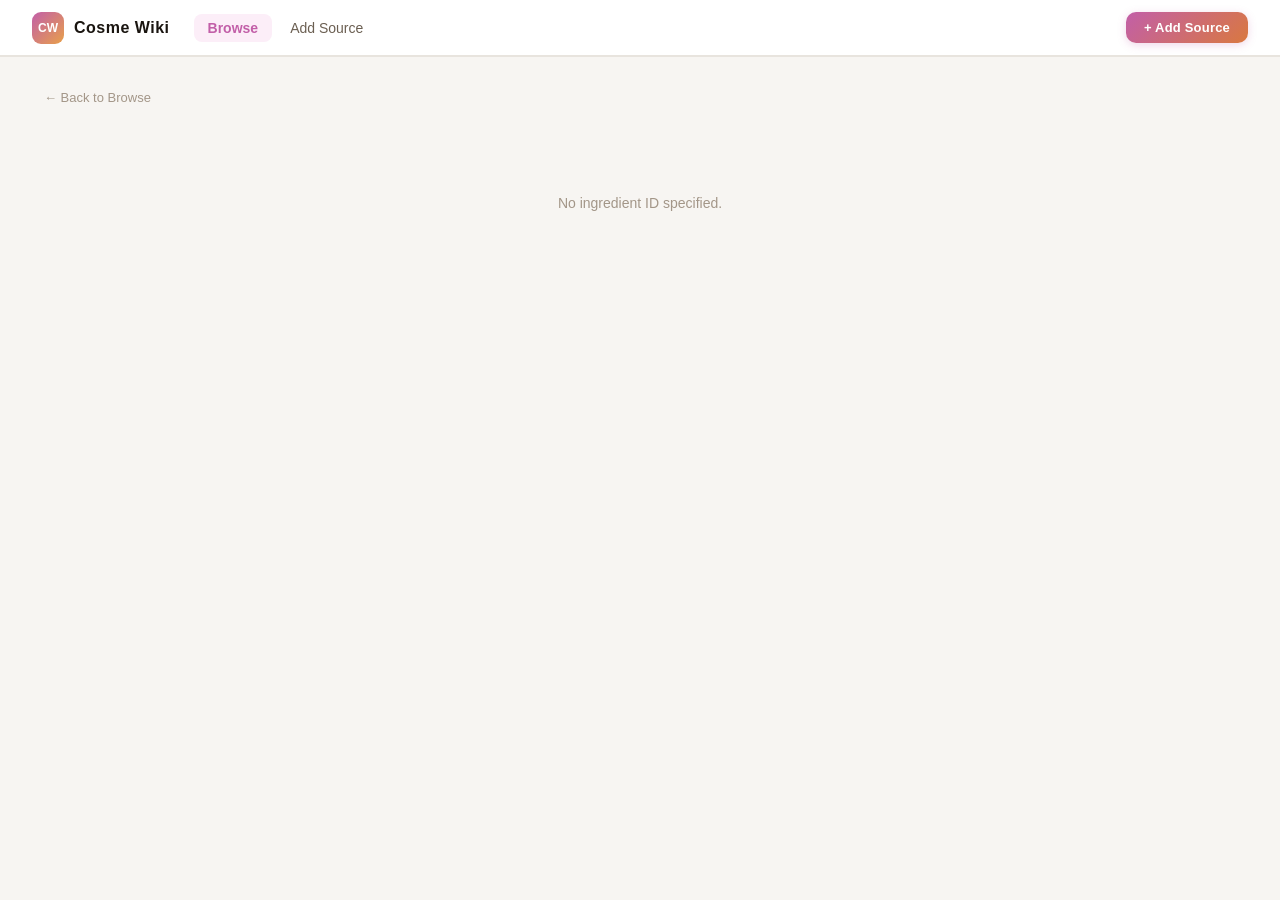
<file: ingredient.html>
<!DOCTYPE html>
<html lang="en">
<head>
  <meta charset="UTF-8">
  <meta name="viewport" content="width=device-width, initial-scale=1.0">
  <title>Ingredient — Cosme Wiki</title>
  <link rel="stylesheet" href="assets/style.css">
</head>
<body>

<div id="nav-placeholder"></div>

<div class="page">
  <a id="back-link" href="index.html" class="back-link">&#8592; Back to Browse</a>
  <div id="ingredient-root"></div>
</div>

<script src="data/products.js"></script>
<script src="data/ingredients.js"></script>
<script src="assets/nav.js"></script>
<script>
var currentIngredient = null;
var allProducts = [];
var editPhotoDataUrl = '';

var FUNC_ZH = {
  'Active': '活性成分',
  'Brightening': '美白提亮',
  'Depigmenting': '祛色素',
  'Anti-aging': '抗衰老',
  'Cell-communicating': '细胞信号',
  'Repair': '修护',
  'Muscle Relaxant': '舒缓肌肉',
  'Antioxidant': '抗氧化',
  'Anti-glycation': '抗糖化',
  'Anti-inflammatory': '抗炎',
  'Antibacterial': '抗菌',
  'Soothing': '舒缓',
  'Humectant': '保湿剂',
  'Osmoprotectant': '渗透保护',
  'Emollient': '柔润剂',
  'Occlusive': '封闭剂',
  'Emulsifier': '乳化剂',
  'Surfactant': '表面活性剂',
  'Thickener': '增稠剂',
  'Stabilizer': '稳定剂',
  'Preservative': '防腐剂',
  'Preservative Booster': '防腐增效',
  'Antimicrobial': '抗微生物',
  'Chelating Agent': '螯合剂',
  'Solvent': '溶剂',
  'Penetration Enhancer': '渗透促进',
  'Texture Agent': '质地调节',
  'Solubilizer': '增溶剂',
  'Skin Conditioning': '皮肤调理'
};

function loadMergedProducts() {
  var base = typeof COSME_PRODUCTS !== 'undefined' ? COSME_PRODUCTS : [];
  var newProds = [];
  try { newProds = JSON.parse(localStorage.getItem('cosme-new-products') || '[]'); } catch(e){}
  return base.concat(newProds).map(function(p) {
    var edit = null;
    try { edit = JSON.parse(localStorage.getItem('cosme-edits-product-' + p.id)); } catch(e){}
    return edit ? Object.assign({}, p, edit) : p;
  });
}

window.addEventListener('DOMContentLoaded', function() {
  renderNav('index');
  allProducts = loadMergedProducts();
  var params = new URLSearchParams(window.location.search);
  var id = params.get('id');
  if (params.get('from') === 'ingredients') {
    document.getElementById('back-link').href = 'index.html?tab=ingredients';
    document.getElementById('back-link').textContent = '← Back to Ingredients';
  }
  if (!id) { showError('No ingredient ID specified.'); return; }

  var base = typeof COSME_INGREDIENTS !== 'undefined' ? COSME_INGREDIENTS : [];
  var ing = base.find(function(i) { return i.id === id; });
  if (!ing) { showError('Ingredient not found: ' + id); return; }

  var edit = null;
  try { edit = JSON.parse(localStorage.getItem('cosme-edits-ingredient-' + id)); } catch(e){}
  currentIngredient = edit ? Object.assign({}, ing, edit) : ing;

  document.title = currentIngredient.inci_name_en + ' — Cosme Wiki';
  renderIngredient();
});

// ── VIEW MODE ──────────────────────────────────────────────────────────────

function renderIngredient() {
  var ing = currentIngredient;

  var containingProducts = allProducts.filter(function(p) {
    return (p.ingredients_inci || []).some(function(name) {
      return name.toLowerCase() === (ing.inci_name_en || '').toLowerCase();
    });
  });

  var visualHtml;
  if (ing.photo) {
    visualHtml = '<img src="' + escHtml(ing.photo) + '" alt="' + escHtml(ing.inci_name_en) + '">';
  } else if (ing.color_swatch) {
    visualHtml = '<div style="width:100%;height:100%;background:' + escHtml(ing.color_swatch) +
      ';border-radius:var(--radius);display:flex;align-items:flex-end;justify-content:flex-start;padding:16px;">' +
      '<span style="font-size:12px;color:rgba(0,0,0,0.3);font-family:monospace;">' + escHtml(ing.color_swatch) + '</span></div>';
  } else {
    visualHtml = '<span style="font-size:80px">&#9711;</span>';
  }

  var ap = ing.approval || {};
  var countries = ['EU', 'USA', 'China'];
  var approvalHtml = '<div class="approval-grid">' + countries.map(function(c) {
    var val = ap[c] || 'not-listed';
    var cls = { approved: 'badge-approved', restricted: 'badge-restricted', prohibited: 'badge-prohibited', 'not-listed': 'badge-notlisted' }[val] || 'badge-notlisted';
    var label = { approved: 'Approved', restricted: 'Restricted', prohibited: 'Prohibited', 'not-listed': 'Not Listed' }[val] || val;
    return '<div class="approval-cell"><div class="approval-country">' + escHtml(c) + '</div>' +
      '<div class="approval-badge ' + cls + '">' + label + '</div></div>';
  }).join('') + '</div>';

  var ua = ing.usage_area || {};
  var areas = ['Face', 'Eye', 'Lip', 'Nail'];
  var usageHtml = '<div class="usage-grid">' + areas.map(function(a) {
    var code = ua[a] || '—';
    var cls = { M: 'code-M', S: 'code-S', NR: 'code-NR', X: 'code-X' }[code] || '';
    var labels = { M: 'Major use', S: 'Some use', NR: 'Not recommended', X: 'Prohibited' };
    return '<div class="usage-cell" title="' + escHtml(labels[code] || '') + '">' +
      '<div class="usage-area">' + escHtml(a) + '</div>' +
      '<div class="usage-code ' + cls + '">' + escHtml(code) + '</div>' +
    '</div>';
  }).join('') + '</div>';

  var funcTags = (ing.function || []).map(function(f) {
    var zh = FUNC_ZH[f] ? ' <span style="opacity:0.7;font-size:10px;">' + escHtml(FUNC_ZH[f]) + '</span>' : '';
    return '<span class="tag tag-accent">' + escHtml(f) + zh + '</span>';
  }).join('');

  // Stock / wishlist badges
  var haveBadge = '';
  if (ing.i_have) {
    haveBadge = '<span class="tag tag-used">&#10003; Have it' + (ing.purchased_date ? ' &middot; ' + escHtml(ing.purchased_date) : '') + '</span> ';
  } else if (ing.wishlist) {
    haveBadge = '<span class="tag tag-wishlist">&#9825; Wishlist</span> ';
  }

  var productsHtml = containingProducts.length
    ? containingProducts.map(function(p) {
        return '<div class="mini-card" onclick="location.href=\'product.html?id=' + escHtml(p.id) + '\'">' +
          '<div class="mini-card-name">' + escHtml(p.name) + '</div>' +
          '<div class="mini-card-sub">' + escHtml(p.brand || '') + ' &middot; ' + escHtml(p.type || '') + '</div>' +
        '</div>';
      }).join('')
    : '<p style="font-size:13px;color:var(--muted);">No products in the database contain this ingredient yet.</p>';

  var pctRange = '';
  if (ing.typical_pct_min != null && ing.typical_pct_max != null) {
    pctRange = ing.typical_pct_min + '% – ' + ing.typical_pct_max + '%';
  }

  document.getElementById('ingredient-root').innerHTML =
    '<div class="detail-grid">' +
      '<div><div class="detail-photo" id="detail-visual">' + visualHtml + '</div></div>' +

      '<div class="detail-panel">' +

        '<div class="detail-section" id="section-main">' +
          '<div style="display:flex;align-items:flex-start;justify-content:space-between;gap:12px;">' +
            '<div>' +
              '<div class="detail-name">' + escHtml(ing.inci_name_en) + '</div>' +
              (ing.name_zh ? '<div class="detail-name-zh">' + escHtml(ing.name_zh) + '</div>' : '') +
              '<div class="tags" style="margin-top:10px;">' + funcTags + haveBadge + '</div>' +
            '</div>' +
            '<button class="edit-toggle-btn" onclick="enterEditMode()">Edit</button>' +
          '</div>' +
          '<table class="kv-table" style="margin-top:14px;">' +
            (ing.inci_name_eu && ing.inci_name_eu !== ing.inci_name_en ? '<tr><td>EU INCI</td><td>' + escHtml(ing.inci_name_eu) + '</td></tr>' : '') +
            (ing.common_name_en ? '<tr><td>Common name (EN)</td><td>' + escHtml(ing.common_name_en) + '</td></tr>' : '') +
            (ing.common_name_zh ? '<tr><td>Common name (ZH)</td><td>' + escHtml(ing.common_name_zh) + '</td></tr>' : '') +
            (pctRange ? '<tr><td>Typical %</td><td>' + escHtml(pctRange) + '</td></tr>' : '') +
            (ing.comedogenic_rating != null ? '<tr><td>Comedogenic</td><td>' + ing.comedogenic_rating + ' / 5</td></tr>' : '') +
            (ing.allergen != null ? '<tr><td>Allergen</td><td>' + (ing.allergen ? '<span class="tag tag-warn">Yes</span>' : '<span class="tag tag-ok">No</span>') + '</td></tr>' : '') +
            (ing.supplier ? '<tr><td>Supplier</td><td>' + escHtml(ing.supplier) + '</td></tr>' : '') +
            (ing.supplier_info ? '<tr><td>Supplier info</td><td style="color:var(--text2);">' + escHtml(ing.supplier_info) + '</td></tr>' : '') +
            (ing.i_have ? '<tr><td>In my stock</td><td><span class="tag tag-used" style="font-size:11px;">&#10003; Yes' + (ing.purchased_date ? ' &middot; bought ' + escHtml(ing.purchased_date) : '') + '</span></td></tr>' : '') +
            (ing.my_notes ? '<tr><td>My notes</td><td style="color:var(--text2);">' + escHtml(ing.my_notes) + '</td></tr>' : '') +
            '<tr><td>Updated</td><td>' + escHtml(ing.updated || ing.added || '') + '</td></tr>' +
          '</table>' +
        '</div>' +

        '<div class="detail-section">' +
          '<div class="detail-section-title">Benefits</div>' +
          (ing.benefits_en ? '<p style="font-size:14px;line-height:1.65;margin-bottom:8px;">' + escHtml(ing.benefits_en) + '</p>' : '') +
          (ing.benefits_zh ? '<p style="font-size:14px;line-height:1.65;color:var(--text2);">' + escHtml(ing.benefits_zh) + '</p>' : '') +
        '</div>' +

        (ing.concerns_en || ing.concerns_zh ? '<div class="detail-section">' +
          '<div class="detail-section-title">Concerns &amp; Cautions</div>' +
          (ing.concerns_en ? '<p style="font-size:14px;line-height:1.65;margin-bottom:8px;">' + escHtml(ing.concerns_en) + '</p>' : '') +
          (ing.concerns_zh ? '<p style="font-size:14px;line-height:1.65;color:var(--text2);">' + escHtml(ing.concerns_zh) + '</p>' : '') +
        '</div>' : '') +

        '<div class="detail-section">' +
          '<div class="detail-section-title">Regulatory Approval</div>' +
          approvalHtml +
        '</div>' +

        '<div class="detail-section">' +
          '<div class="detail-section-title">Usage by Area</div>' +
          usageHtml +
          '<div style="font-size:11px;color:var(--muted);margin-top:10px;">M = Major use &nbsp; S = Some use &nbsp; NR = Not recommended &nbsp; X = Prohibited</div>' +
        '</div>' +

        '<div class="detail-section">' +
          '<div class="detail-section-title">Found in ' + containingProducts.length + ' product' + (containingProducts.length !== 1 ? 's' : '') + '</div>' +
          '<div class="products-grid">' + productsHtml + '</div>' +
        '</div>' +

      '</div>' +
    '</div>';
}

// ── EDIT MODE ──────────────────────────────────────────────────────────────

function enterEditMode() {
  var ing = currentIngredient;
  editPhotoDataUrl = '';

  document.getElementById('section-main').innerHTML =
    '<div style="font-size:11px;font-weight:700;text-transform:uppercase;letter-spacing:0.08em;color:var(--accent);margin-bottom:18px;">Editing</div>' +

    '<div class="edit-field">' +
      '<div class="edit-field-label">In my stock?</div>' +
      '<div class="entry-type-row" id="have-btn-row">' +
        '<button type="button" class="entry-type-btn' + (!ing.i_have && !ing.wishlist ? ' active' : '') + '" onclick="setHaveState(this,\'none\')">— None</button>' +
        '<button type="button" class="entry-type-btn' + (ing.i_have ? ' active' : '') + '" onclick="setHaveState(this,\'have\')">&#10003; I have it</button>' +
        '<button type="button" class="entry-type-btn' + (ing.wishlist ? ' active' : '') + '" onclick="setHaveState(this,\'wish\')">&#9825; Wishlist</button>' +
      '</div>' +
    '</div>' +

    '<div class="edit-field" id="date-field" style="' + (ing.i_have ? '' : 'display:none') + '">' +
      '<div class="edit-field-label">Purchase date</div>' +
      '<input type="date" id="edit-purchased-date" class="ingest-input" value="' + escHtml(ing.purchased_date || '') + '" style="max-width:180px;">' +
    '</div>' +

    '<div class="edit-field">' +
      '<div class="edit-field-label">Photo</div>' +
      '<div id="photo-preview" style="margin-bottom:8px;">' +
        (ing.photo ? '<img src="' + escHtml(ing.photo) + '" style="width:72px;height:72px;object-fit:cover;border-radius:8px;">' : '') +
      '</div>' +
      '<input type="file" id="edit-photo-input" accept="image/*" onchange="handlePhotoUpload(this)">' +
    '</div>' +

    '<div class="edit-field">' +
      '<div class="edit-field-label">Color swatch (hex)</div>' +
      '<div style="display:flex;gap:8px;align-items:center;">' +
        '<input type="color" id="edit-swatch-picker" value="' + escHtml(ing.color_swatch || '#ffffff') + '" ' +
          'oninput="document.getElementById(\'edit-swatch-hex\').value=this.value; updateSwatchPreview(this.value)" ' +
          'style="width:40px;height:36px;border:1px solid var(--border);border-radius:8px;cursor:pointer;padding:2px;">' +
        '<input type="text" id="edit-swatch-hex" class="ingest-input" value="' + escHtml(ing.color_swatch || '') + '" ' +
          'placeholder="#f5d16b" oninput="updateSwatchPreview(this.value)" style="width:100px;">' +
        '<div id="swatch-live" style="width:36px;height:36px;border-radius:8px;border:1px solid var(--border);background:' + escHtml(ing.color_swatch || '#fff') + ';"></div>' +
      '</div>' +
    '</div>' +

    '<div class="edit-field">' +
      '<div class="edit-field-label">My Notes</div>' +
      '<textarea id="edit-notes" class="ingest-textarea" style="min-height:70px;">' + escHtml(ing.my_notes || '') + '</textarea>' +
    '</div>' +

    '<div class="edit-field">' +
      '<div class="edit-field-label">Supplier</div>' +
      '<input type="text" id="edit-supplier" class="ingest-input" value="' + escHtml(ing.supplier || '') + '" placeholder="e.g. BASF, Lonza">' +
    '</div>' +

    '<div class="edit-field">' +
      '<div class="edit-field-label">Supplier info</div>' +
      '<input type="text" id="edit-supplier-info" class="ingest-input" value="' + escHtml(ing.supplier_info || '') + '" placeholder="Grade, order code, notes...">' +
    '</div>' +

    '<div style="display:flex;gap:10px;margin-top:20px;">' +
      '<button class="btn-primary" style="padding:11px;flex:1;" onclick="saveEdit()">Save</button>' +
      '<button class="btn-ghost" onclick="renderIngredient()">Cancel</button>' +
    '</div>';
}

function setHaveState(btn, state) {
  document.querySelectorAll('#have-btn-row .entry-type-btn').forEach(function(b) { b.classList.remove('active'); });
  btn.classList.add('active');
  btn.dataset.haveState = state;
  var dateField = document.getElementById('date-field');
  if (dateField) dateField.style.display = state === 'have' ? '' : 'none';
}

function updateSwatchPreview(val) {
  var live = document.getElementById('swatch-live');
  if (live && /^#[0-9a-fA-F]{3,6}$/.test(val)) live.style.background = val;
  var picker = document.getElementById('edit-swatch-picker');
  if (picker && /^#[0-9a-fA-F]{6}$/.test(val)) picker.value = val;
}

function handlePhotoUpload(input) {
  if (!input.files || !input.files[0]) return;
  var reader = new FileReader();
  reader.onload = function(e) {
    editPhotoDataUrl = e.target.result;
    var preview = document.getElementById('photo-preview');
    if (preview) preview.innerHTML = '<img src="' + editPhotoDataUrl + '" style="width:72px;height:72px;object-fit:cover;border-radius:8px;">';
    var visual = document.getElementById('detail-visual');
    if (visual) visual.innerHTML = '<img src="' + editPhotoDataUrl + '" alt="preview">';
  };
  reader.readAsDataURL(input.files[0]);
}

function saveEdit() {
  // Determine have/wish state
  var activeHaveBtn = document.querySelector('#have-btn-row .entry-type-btn.active');
  var haveState = activeHaveBtn ? (activeHaveBtn.dataset.haveState || activeHaveBtn.textContent.trim()) : 'none';
  var i_have = haveState === 'have';
  var wishlist = haveState === 'wish';
  var purchasedDateEl = document.getElementById('edit-purchased-date');
  var purchased_date = (i_have && purchasedDateEl) ? purchasedDateEl.value : '';

  var hexInput = document.getElementById('edit-swatch-hex').value.trim();
  var edits = {
    i_have: i_have,
    wishlist: wishlist,
    purchased_date: purchased_date,
    my_notes: document.getElementById('edit-notes').value.trim(),
    supplier: document.getElementById('edit-supplier').value.trim(),
    supplier_info: document.getElementById('edit-supplier-info').value.trim(),
    updated: new Date().toISOString().split('T')[0]
  };
  if (editPhotoDataUrl) edits.photo = editPhotoDataUrl;
  if (hexInput && /^#[0-9a-fA-F]{3,6}$/.test(hexInput)) edits.color_swatch = hexInput;

  var existing = {};
  try { existing = JSON.parse(localStorage.getItem('cosme-edits-ingredient-' + currentIngredient.id) || '{}'); } catch(e){}
  localStorage.setItem('cosme-edits-ingredient-' + currentIngredient.id, JSON.stringify(Object.assign({}, existing, edits)));
  currentIngredient = Object.assign({}, currentIngredient, edits);
  renderIngredient();
}

// ── UTILS ──────────────────────────────────────────────────────────────────

function showError(msg) {
  document.getElementById('ingredient-root').innerHTML = '<div class="empty-state">' + escHtml(msg) + '</div>';
}

function escHtml(s) { return String(s || '').replace(/&/g,'&amp;').replace(/</g,'&lt;').replace(/>/g,'&gt;').replace(/"/g,'&quot;'); }
</script>
</body>
</html>
</file>
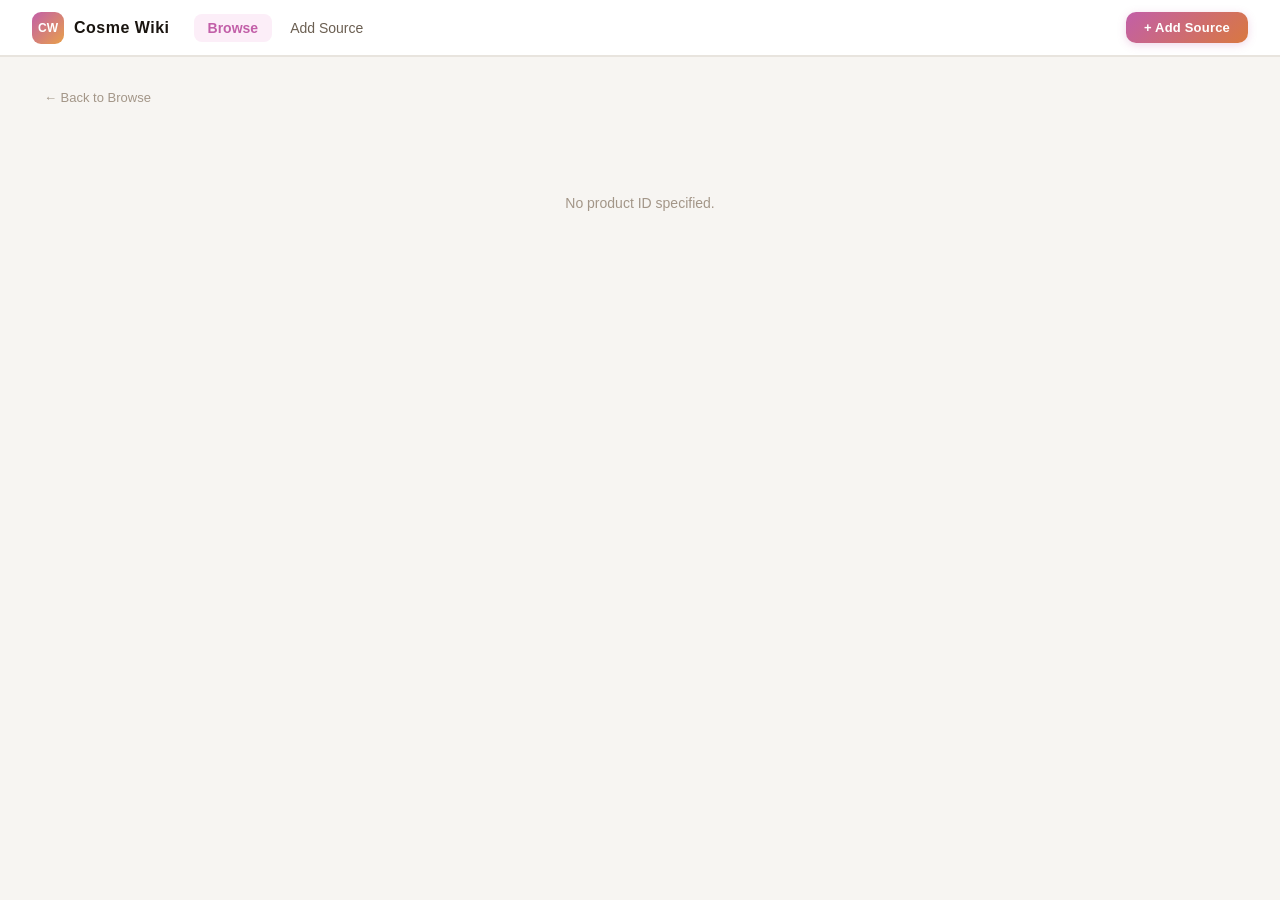
<file: product.html>
<!DOCTYPE html>
<html lang="en">
<head>
  <meta charset="UTF-8">
  <meta name="viewport" content="width=device-width, initial-scale=1.0">
  <title>Product — Cosme Wiki</title>
  <link rel="stylesheet" href="assets/style.css">
</head>
<body>

<div id="nav-placeholder"></div>

<div class="page">
  <a href="index.html" class="back-link">&#8592; Back to Browse</a>
  <div id="product-root"></div>
</div>

<script src="data/products.js"></script>
<script src="data/ingredients.js"></script>
<script src="assets/nav.js"></script>
<script>
var currentProduct = null;
var allProducts = [];
var allIngredients = [];
var editRating = 0;
var editBuyLinks = [];
var editPhotoDataUrl = '';
var _editStatus = '';

// ── INGREDIENT CATEGORY HELPERS ────────────────────────────────────────────

var CAT_ORDER = ['active','botanical','antioxidant','humectant','emollient','emulsifier','thickener','preservation','base'];
var CAT_LABELS = {
  active:       'Actives · 活性成分',
  botanical:    'Botanicals · 植物提取物',
  antioxidant:  'Antioxidants · 抗氧化',
  humectant:    'Humectants · 保湿剂',
  emollient:    'Emollients · 柔润剂',
  emulsifier:   'Emulsifiers · 乳化剂',
  thickener:    'Thickeners · 增稠稳定',
  preservation: 'Preservation · 防腐体系',
  base:         'Base & Other · 基础/其他'
};

function getIngCategory(inci, matchedIng) {
  if (inci.toLowerCase() === 'aqua') return 'base';
  if (!matchedIng) return 'base';
  var fn = matchedIng.function || [];
  var has = function(f) { return fn.indexOf(f) >= 0; };
  if (has('Active') || has('Depigmenting') || has('Anti-aging') || has('Cell-communicating') || has('Repair') || has('Muscle Relaxant')) return 'active';
  if (inci.toLowerCase().indexOf('extract') >= 0) return 'botanical';
  if (has('Antioxidant') || has('Anti-glycation')) return 'antioxidant';
  if (has('Emulsifier') || has('Surfactant')) return 'emulsifier';
  if (has('Thickener') || has('Stabilizer')) return 'thickener';
  if (has('Preservative') || has('Preservative Booster') || has('Antimicrobial') || has('Chelating Agent')) return 'preservation';
  if (has('Humectant') || has('Osmoprotectant')) return 'humectant';
  if (has('Emollient') || has('Occlusive')) return 'emollient';
  return 'base';
}

// ── DATA ───────────────────────────────────────────────────────────────────

function loadMergedProducts() {
  var base = typeof COSME_PRODUCTS !== 'undefined' ? COSME_PRODUCTS : [];
  var newProds = [];
  try { newProds = JSON.parse(localStorage.getItem('cosme-new-products') || '[]'); } catch(e){}
  return base.concat(newProds).map(function(p) {
    var edit = null;
    try { edit = JSON.parse(localStorage.getItem('cosme-edits-product-' + p.id)); } catch(e){}
    return edit ? Object.assign({}, p, edit) : p;
  });
}

function loadMergedIngredients() {
  var base = typeof COSME_INGREDIENTS !== 'undefined' ? COSME_INGREDIENTS : [];
  return base.map(function(i) {
    var edit = null;
    try { edit = JSON.parse(localStorage.getItem('cosme-edits-ingredient-' + i.id)); } catch(e){}
    return edit ? Object.assign({}, i, edit) : i;
  });
}

window.addEventListener('DOMContentLoaded', function() {
  renderNav('index');
  allIngredients = loadMergedIngredients();
  allProducts = loadMergedProducts();
  var id = new URLSearchParams(window.location.search).get('id');
  if (!id) { showError('No product ID specified.'); return; }
  currentProduct = allProducts.find(function(p) { return p.id === id; });
  if (!currentProduct) { showError('Product not found: ' + id); return; }
  document.title = currentProduct.name + ' — Cosme Wiki';
  renderProduct();
});

// ── VIEW MODE ──────────────────────────────────────────────────────────────

function renderProduct() {
  var p = currentProduct;
  var root = document.getElementById('product-root');

  var photoHtml = p.photo
    ? '<img src="' + escHtml(p.photo) + '" alt="' + escHtml(p.name) + '">'
    : '<span style="font-size:80px">&#128250;</span>';

  var stars = '';
  if (p.my_rating) {
    for (var i = 1; i <= 5; i++) stars += i <= p.my_rating ? '&#9733;' : '&#9734;';
    stars = '<span class="rating">' + stars + '</span>';
  }

  var buyHtml = '';
  (p.buy_links || []).forEach(function(b) {
    if (!b.store) return;
    buyHtml += b.url
      ? '<a href="' + escHtml(b.url) + '" target="_blank" class="tag tag-accent">' + escHtml(b.store) + '</a> '
      : '<span class="tag">' + escHtml(b.store) + '</span> ';
  });

  var tags = (p.concern_tags || []).map(function(t) { return '<span class="tag">' + escHtml(t) + '</span>'; }).join('');
  var skinTags = (p.skin_type || []).map(function(t) { return '<span class="tag tag-accent">' + escHtml(t) + '</span>'; }).join('');

  var statusBadge = '';
  if (p.status === 'used') statusBadge = '<span class="tag tag-used">&#10003; Used</span>';
  else if (p.status === 'wishlist') statusBadge = '<span class="tag tag-wishlist">&#9825; Wishlist</span>';

  // Ingredient list grouped by category
  var pctMap = p.ingredients_pct || {};
  var incis = p.ingredients_inci || [];

  var groups = {};
  CAT_ORDER.forEach(function(c) { groups[c] = []; });

  incis.forEach(function(inci, idx) {
    var matched = allIngredients.find(function(i) { return i.inci_name_en.toLowerCase() === inci.toLowerCase(); });
    var cat = getIngCategory(inci, matched);
    var nameLink = matched
      ? '<a href="ingredient.html?id=' + escHtml(matched.id) + '">' + escHtml(inci) + '</a>'
      : '<span class="ing-unlinked">' + escHtml(inci) + '</span>';
    var zhSpan = matched && matched.name_zh ? '<span class="ing-zh">' + escHtml(matched.name_zh) + '</span>' : '';
    var pctSpan = pctMap[inci] ? '<span class="ing-pct">' + escHtml(pctMap[inci]) + '</span>' : '';
    groups[cat].push(
      '<div class="ingredient-item">' +
        '<span class="ingredient-idx">' + (idx + 1) + '</span>' +
        '<span class="ing-name-block">' + nameLink + zhSpan + '</span>' +
        pctSpan +
      '</div>'
    );
  });

  var ingListHtml = '';
  var firstGroup = true;
  CAT_ORDER.forEach(function(cat) {
    if (!groups[cat].length) return;
    ingListHtml += '<div class="ing-group-header' + (firstGroup ? ' ing-group-first' : '') + '">' + escHtml(CAT_LABELS[cat]) + '</div>';
    ingListHtml += groups[cat].join('');
    firstGroup = false;
  });

  var sameBrand = allProducts.filter(function(op) { return op.brand === p.brand && op.id !== p.id; });
  var sameBrandHtml = sameBrand.length
    ? sameBrand.map(function(op) {
        return '<div class="mini-card" onclick="location.href=\'product.html?id=' + escHtml(op.id) + '\'">' +
          '<div class="mini-card-name">' + escHtml(op.name) + '</div>' +
          '<div class="mini-card-sub">' + escHtml(op.type || '') + '</div>' +
        '</div>';
      }).join('')
    : '<p style="font-size:13px;color:var(--muted);">No other products from this brand yet.</p>';

  root.innerHTML =
    '<div class="detail-grid">' +
      '<div><div class="detail-photo">' + photoHtml + '</div></div>' +
      '<div class="detail-panel">' +

        '<div class="detail-section" id="section-main">' +
          '<div style="display:flex;align-items:flex-start;justify-content:space-between;gap:12px;">' +
            '<div>' +
              '<div class="detail-name">' + escHtml(p.name) + '</div>' +
              (p.name_zh ? '<div class="detail-name-zh">' + escHtml(p.name_zh) + '</div>' : '') +
              '<div class="detail-brand">' + escHtml(p.brand || '') +
                (p.is_homemade ? ' <span class="tag tag-ok" style="font-size:10px;margin-left:6px;">Homemade</span>' : '') +
              '</div>' +
            '</div>' +
            '<button class="edit-toggle-btn" onclick="enterEditMode()">Edit</button>' +
          '</div>' +
          '<div class="tags" style="margin:12px 0 4px;">' + tags + skinTags + statusBadge + '</div>' +
          '<table class="kv-table">' +
            '<tr><td>Type</td><td>' + escHtml(p.type || '—') + (p.type_zh ? ' / ' + escHtml(p.type_zh) : '') + '</td></tr>' +
            (p.price ? '<tr><td>Price</td><td>' + escHtml(p.price) + '</td></tr>' : '') +
            (buyHtml ? '<tr><td>Buy</td><td>' + buyHtml + '</td></tr>' : '<tr><td>Buy</td><td style="color:var(--muted);font-size:12px;">—</td></tr>') +
            '<tr><td>My rating</td><td>' + (stars || '<span style="color:var(--muted);font-size:12px;">—</span>') + '</td></tr>' +
            '<tr><td>My notes</td><td style="color:var(--text2);">' + (p.my_notes ? escHtml(p.my_notes) : '<span style="color:var(--muted);font-size:12px;">—</span>') + '</td></tr>' +
            '<tr><td>Updated</td><td>' + escHtml(p.updated || p.added || '') + '</td></tr>' +
          '</table>' +
        '</div>' +

        '<div class="detail-section">' +
          '<div class="detail-section-title">Ingredients (' + incis.length + ')</div>' +
          '<div style="font-size:11px;color:var(--muted);margin-bottom:10px;">Grouped by function &middot; Number = position in formula (highest concentration first)</div>' +
          '<div class="ingredient-list">' + ingListHtml + '</div>' +
        '</div>' +

        '<div class="detail-section">' +
          '<div class="detail-section-title">More from ' + escHtml(p.brand || 'this brand') + '</div>' +
          '<div class="products-grid">' + sameBrandHtml + '</div>' +
        '</div>' +

      '</div>' +
    '</div>';
}

// ── EDIT MODE ──────────────────────────────────────────────────────────────

function enterEditMode() {
  var p = currentProduct;
  editRating = p.my_rating || 0;
  editBuyLinks = JSON.parse(JSON.stringify(p.buy_links && p.buy_links.length ? p.buy_links : [{ store: '', url: '' }]));
  editPhotoDataUrl = '';
  _editStatus = p.status || '';

  document.getElementById('section-main').innerHTML = buildEditForm(p);
  renderBuyLinksEditor();
}

function buildEditForm(p) {
  var sv = p.status || '';
  var starsHtml = [1,2,3,4,5].map(function(n) {
    return '<span class="star-btn" data-val="' + n + '" onclick="setRating(' + n + ')">' +
      (n <= editRating ? '&#9733;' : '&#9734;') + '</span>';
  }).join('');

  return '<div style="font-size:11px;font-weight:700;text-transform:uppercase;letter-spacing:0.08em;color:var(--accent);margin-bottom:18px;">Editing</div>' +

    '<div class="edit-field">' +
      '<div class="edit-field-label">Status</div>' +
      '<div class="entry-type-row" id="status-btn-row">' +
        '<button type="button" class="entry-type-btn' + (sv==='' ? ' active' : '') + '" data-status="" onclick="setProductStatus(this, \'\')">— None</button>' +
        '<button type="button" class="entry-type-btn' + (sv==='used' ? ' active' : '') + '" data-status="used" onclick="setProductStatus(this, \'used\')">&#10003; Used</button>' +
        '<button type="button" class="entry-type-btn' + (sv==='wishlist' ? ' active' : '') + '" data-status="wishlist" onclick="setProductStatus(this, \'wishlist\')">&#9825; Wishlist</button>' +
      '</div>' +
    '</div>' +

    '<div class="edit-field">' +
      '<div class="edit-field-label">Photo</div>' +
      '<div id="photo-preview" style="margin-bottom:8px;">' +
        (p.photo ? '<img src="' + escHtml(p.photo) + '" style="width:72px;height:72px;object-fit:cover;border-radius:8px;">' : '') +
      '</div>' +
      '<input type="file" id="edit-photo-input" accept="image/*" onchange="handlePhotoUpload(this)">' +
    '</div>' +

    '<div class="edit-field">' +
      '<div class="edit-field-label">My Rating</div>' +
      '<div class="star-picker" id="star-picker-edit">' + starsHtml + '</div>' +
    '</div>' +

    '<div class="edit-field">' +
      '<div class="edit-field-label">Where to Buy</div>' +
      '<div id="buy-links-editor"></div>' +
      '<button class="btn-ghost" style="margin-top:8px;font-size:12px;padding:6px 12px;" onclick="addBuyLinkRow()">+ Add store</button>' +
    '</div>' +

    '<div class="edit-field">' +
      '<div class="edit-field-label">My Notes</div>' +
      '<textarea id="edit-notes" class="ingest-textarea" style="min-height:70px;">' + escHtml(p.my_notes || '') + '</textarea>' +
    '</div>' +

    '<div class="edit-field">' +
      '<div class="edit-field-label">Price</div>' +
      '<input type="text" id="edit-price" class="ingest-input" value="' + escHtml(p.price || '') + '" placeholder="e.g. $18 / ¥120">' +
    '</div>' +

    '<div style="display:flex;gap:10px;margin-top:20px;">' +
      '<button class="btn-primary" style="padding:11px;flex:1;" onclick="saveEdit()">Save</button>' +
      '<button class="btn-ghost" onclick="renderProduct()">Cancel</button>' +
    '</div>';
}

function setProductStatus(btn, val) {
  _editStatus = val;
  document.querySelectorAll('#status-btn-row .entry-type-btn').forEach(function(b) {
    b.classList.toggle('active', b.dataset.status === val);
  });
}

function handlePhotoUpload(input) {
  if (!input.files || !input.files[0]) return;
  var reader = new FileReader();
  reader.onload = function(e) {
    editPhotoDataUrl = e.target.result;
    var preview = document.getElementById('photo-preview');
    if (preview) {
      preview.innerHTML = '<img src="' + editPhotoDataUrl + '" style="width:72px;height:72px;object-fit:cover;border-radius:8px;">';
    }
    var detailPhoto = document.querySelector('.detail-photo');
    if (detailPhoto) detailPhoto.innerHTML = '<img src="' + editPhotoDataUrl + '" alt="preview">';
  };
  reader.readAsDataURL(input.files[0]);
}

function setRating(n) {
  editRating = n;
  document.querySelectorAll('#star-picker-edit .star-btn').forEach(function(s) {
    s.innerHTML = parseInt(s.dataset.val) <= n ? '&#9733;' : '&#9734;';
  });
}

function renderBuyLinksEditor() {
  var container = document.getElementById('buy-links-editor');
  if (!container) return;
  if (!editBuyLinks.length) editBuyLinks = [{ store: '', url: '' }];
  container.innerHTML = editBuyLinks.map(function(b, i) {
    return '<div class="buy-link-row">' +
      '<input type="text" class="ingest-input" value="' + escHtml(b.store || '') + '" placeholder="Store name" ' +
        'oninput="editBuyLinks[' + i + '].store=this.value" style="width:130px;">' +
      '<input type="text" class="ingest-input" value="' + escHtml(b.url || '') + '" placeholder="URL (optional)" ' +
        'oninput="editBuyLinks[' + i + '].url=this.value" style="flex:1;">' +
      '<button class="btn-ghost" style="padding:8px 10px;" onclick="removeBuyLink(' + i + ')">&#10005;</button>' +
    '</div>';
  }).join('');
}

function addBuyLinkRow() {
  editBuyLinks.push({ store: '', url: '' });
  renderBuyLinksEditor();
}

function removeBuyLink(i) {
  editBuyLinks.splice(i, 1);
  renderBuyLinksEditor();
}

function saveEdit() {
  var edits = {
    my_rating: editRating || null,
    my_notes: document.getElementById('edit-notes').value.trim(),
    buy_links: editBuyLinks.filter(function(b) { return b.store.trim(); }),
    price: document.getElementById('edit-price').value.trim(),
    status: _editStatus,
    updated: new Date().toISOString().split('T')[0]
  };
  if (editPhotoDataUrl) edits.photo = editPhotoDataUrl;

  var existing = {};
  try { existing = JSON.parse(localStorage.getItem('cosme-edits-product-' + currentProduct.id) || '{}'); } catch(e){}
  localStorage.setItem('cosme-edits-product-' + currentProduct.id, JSON.stringify(Object.assign({}, existing, edits)));
  currentProduct = Object.assign({}, currentProduct, edits);
  renderProduct();
}

// ── UTILS ──────────────────────────────────────────────────────────────────

function showError(msg) {
  document.getElementById('product-root').innerHTML = '<div class="empty-state">' + escHtml(msg) + '</div>';
}

function escHtml(s) { return String(s || '').replace(/&/g,'&amp;').replace(/</g,'&lt;').replace(/>/g,'&gt;').replace(/"/g,'&quot;'); }
</script>
</body>
</html>
</file>
<file: assets/style.css>
:root {
  --bg: #f7f5f2;
  --surface: #ffffff;
  --surface2: #faf9f7;
  --border: #e8e4de;
  --accent: #c25fa8;
  --accent2: #e8a04a;
  --accent-soft: #fceef8;
  --text: #1a1510;
  --text2: #6b5f52;
  --muted: #a39688;
  --tag-bg: #f3ede8;
  --radius: 16px;
  --radius-sm: 10px;
  --shadow: 0 2px 12px rgba(60,30,10,0.07);
  --shadow-lg: 0 8px 32px rgba(60,30,10,0.12);
}

* { box-sizing: border-box; margin: 0; padding: 0; }

body {
  font-family: -apple-system, BlinkMacSystemFont, 'Segoe UI', 'PingFang SC', 'Microsoft YaHei', sans-serif;
  background: var(--bg);
  color: var(--text);
  min-height: 100vh;
}

a { color: inherit; text-decoration: none; }
a:hover { color: var(--accent); }

/* ── NAV ── */
.nav {
  background: var(--surface);
  border-bottom: 1px solid var(--border);
  padding: 0 32px;
  display: flex;
  align-items: center;
  gap: 24px;
  height: 56px;
  position: sticky;
  top: 0;
  z-index: 100;
  box-shadow: 0 1px 0 var(--border);
}

.nav-logo {
  display: flex;
  align-items: center;
  gap: 10px;
  font-size: 16px;
  font-weight: 800;
  letter-spacing: 0.5px;
  color: var(--text);
  flex-shrink: 0;
}

.nav-logo-mark {
  width: 32px; height: 32px;
  background: linear-gradient(135deg, #c25fa8, #e8a04a);
  border-radius: 9px;
  display: flex; align-items: center; justify-content: center;
  color: #fff;
  font-size: 12px;
  font-weight: 900;
  letter-spacing: 0;
}

.nav-links {
  display: flex;
  gap: 4px;
  flex: 1;
}

.nav-link {
  padding: 6px 14px;
  border-radius: 8px;
  font-size: 14px;
  font-weight: 500;
  color: var(--text2);
  transition: all 0.12s;
}

.nav-link:hover { background: var(--tag-bg); color: var(--text); }
.nav-link.active { background: var(--accent-soft); color: var(--accent); font-weight: 600; }

.nav-right {
  margin-left: auto;
}

.btn-ingest {
  padding: 8px 18px;
  background: linear-gradient(135deg, #c25fa8, #d97840);
  color: #fff;
  border: none;
  border-radius: 10px;
  font-size: 13px;
  font-weight: 700;
  cursor: pointer;
  font-family: inherit;
  letter-spacing: 0.2px;
  box-shadow: 0 2px 8px rgba(194,95,168,0.25);
  transition: all 0.12s;
  text-decoration: none;
  display: inline-block;
}

.btn-ingest:hover {
  background: linear-gradient(135deg, #a84d91, #c06830);
  box-shadow: 0 4px 14px rgba(194,95,168,0.35);
  color: #fff;
}

/* ── PAGE LAYOUT ── */
.page { max-width: 1280px; margin: 0 auto; padding: 28px 32px 64px; }
.page-sm { max-width: 720px; margin: 0 auto; padding: 28px 24px 64px; }

/* ── FILTER BAR ── */
.filter-bar {
  background: var(--surface);
  border: 1px solid var(--border);
  border-radius: var(--radius);
  padding: 20px 24px;
  margin-bottom: 24px;
  display: flex;
  flex-wrap: wrap;
  gap: 12px;
  align-items: flex-end;
  box-shadow: var(--shadow);
}

.filter-group { display: flex; flex-direction: column; gap: 6px; min-width: 140px; flex: 1; }
.filter-label { font-size: 11px; font-weight: 600; text-transform: uppercase; letter-spacing: 0.06em; color: var(--muted); }

.filter-input,
.filter-select {
  padding: 9px 12px;
  border: 1.5px solid var(--border);
  border-radius: var(--radius-sm);
  font-size: 13px;
  font-family: inherit;
  color: var(--text);
  background: var(--surface);
  outline: none;
  transition: border-color 0.12s;
  width: 100%;
}

.filter-input:focus,
.filter-select:focus { border-color: var(--accent); }

.filter-search { flex: 2; min-width: 200px; }

.btn-reset {
  padding: 9px 16px;
  border: 1.5px solid var(--border);
  background: var(--surface);
  border-radius: var(--radius-sm);
  font-size: 13px;
  font-family: inherit;
  color: var(--text2);
  cursor: pointer;
  align-self: flex-end;
  white-space: nowrap;
  transition: all 0.12s;
}
.btn-reset:hover { border-color: var(--accent); color: var(--accent); }

/* ── TABS ── */
.tabs {
  display: flex;
  gap: 4px;
  margin-bottom: 20px;
}

.tab {
  padding: 9px 22px;
  border-radius: var(--radius-sm);
  font-size: 14px;
  font-weight: 600;
  cursor: pointer;
  border: 1.5px solid var(--border);
  background: var(--surface);
  color: var(--text2);
  transition: all 0.12s;
}

.tab:hover { background: var(--tag-bg); color: var(--text); }
.tab.active { background: var(--accent); color: #fff; border-color: var(--accent); box-shadow: 0 2px 8px rgba(194,95,168,0.25); }

/* ── RESULT COUNT ── */
.result-count { font-size: 13px; color: var(--muted); margin-bottom: 16px; }

/* ── CARD GRID ── */
.card-grid {
  display: grid;
  grid-template-columns: repeat(auto-fill, minmax(260px, 1fr));
  gap: 20px;
}

.card {
  background: var(--surface);
  border: 1px solid var(--border);
  border-radius: var(--radius);
  overflow: hidden;
  box-shadow: var(--shadow);
  transition: box-shadow 0.15s, transform 0.15s;
  cursor: pointer;
  display: flex;
  flex-direction: column;
}

.card:hover {
  box-shadow: var(--shadow-lg);
  transform: translateY(-2px);
}

.card-img {
  width: 100%;
  height: 180px;
  object-fit: cover;
  background: linear-gradient(135deg, #f0e8f4, #f4ede4);
  display: flex;
  align-items: center;
  justify-content: center;
  font-size: 48px;
  color: var(--muted);
  flex-shrink: 0;
}

.card-img img { width: 100%; height: 100%; object-fit: cover; }

.card-swatch {
  width: 100%;
  height: 80px;
  flex-shrink: 0;
}

.card-body { padding: 16px 18px 18px; flex: 1; display: flex; flex-direction: column; }

.card-name {
  font-size: 15px;
  font-weight: 700;
  color: var(--text);
  margin-bottom: 2px;
  line-height: 1.35;
}

.card-name-zh {
  font-size: 13px;
  color: var(--text2);
  margin-bottom: 10px;
}

.tags { display: flex; flex-wrap: wrap; gap: 5px; margin-bottom: 10px; }

.tag {
  font-size: 11px;
  padding: 3px 9px;
  border-radius: 20px;
  background: var(--tag-bg);
  color: var(--text2);
  font-weight: 500;
}

.tag-accent { background: var(--accent-soft); color: var(--accent); }
.tag-warn { background: #fff3e8; color: #c06830; }
.tag-ok { background: #e8f5ee; color: #2e7d52; }
.tag-bad { background: #fceae8; color: #c03020; }
.tag-nr { background: #f3f0e8; color: #8b7a40; }
.tag-used { background: #e8f5ee; color: #2e7d52; font-weight: 600; }
.tag-wishlist { background: #fceef8; color: #c25fa8; font-weight: 600; }

.card-brand { font-size: 12px; color: var(--muted); margin-top: auto; padding-top: 8px; }

/* ── EMPTY STATE ── */
.empty-state {
  grid-column: 1 / -1;
  text-align: center;
  padding: 64px 32px;
  color: var(--muted);
  font-size: 14px;
}

/* ── DETAIL PAGES ── */
.detail-grid {
  display: grid;
  grid-template-columns: 360px 1fr;
  gap: 32px;
  align-items: start;
}

@media (max-width: 900px) {
  .detail-grid { grid-template-columns: 1fr; }
}

.detail-photo {
  background: linear-gradient(135deg, #f0e8f4, #f4ede4);
  border-radius: var(--radius);
  overflow: hidden;
  aspect-ratio: 1;
  display: flex;
  align-items: center;
  justify-content: center;
  border: 1px solid var(--border);
  font-size: 80px;
  color: var(--muted);
  box-shadow: var(--shadow);
}

.detail-photo img { width: 100%; height: 100%; object-fit: cover; }

.detail-panel {
  display: flex;
  flex-direction: column;
  gap: 24px;
}

.detail-section {
  background: var(--surface);
  border: 1px solid var(--border);
  border-radius: var(--radius);
  padding: 22px 24px;
  box-shadow: var(--shadow);
}

.detail-section-title {
  font-size: 11px;
  font-weight: 700;
  text-transform: uppercase;
  letter-spacing: 0.08em;
  color: var(--muted);
  margin-bottom: 14px;
}

.detail-name {
  font-size: 26px;
  font-weight: 800;
  color: var(--text);
  line-height: 1.2;
  margin-bottom: 4px;
}

.detail-name-zh {
  font-size: 18px;
  color: var(--text2);
  margin-bottom: 12px;
}

.detail-brand { font-size: 14px; color: var(--muted); margin-bottom: 14px; }

.kv-table { width: 100%; border-collapse: collapse; }
.kv-table tr td { padding: 7px 0; font-size: 14px; vertical-align: top; }
.kv-table tr td:first-child { color: var(--muted); width: 140px; font-size: 13px; }
.kv-table tr + tr td { border-top: 1px solid var(--border); }

.approval-grid {
  display: grid;
  grid-template-columns: repeat(3, 1fr);
  gap: 10px;
}

.approval-cell {
  background: var(--surface2);
  border: 1px solid var(--border);
  border-radius: var(--radius-sm);
  padding: 10px 12px;
  text-align: center;
}

.approval-country { font-size: 11px; font-weight: 700; color: var(--muted); text-transform: uppercase; letter-spacing: 0.06em; margin-bottom: 4px; }
.approval-badge { font-size: 12px; font-weight: 700; padding: 3px 10px; border-radius: 20px; display: inline-block; }
.badge-approved { background: #e8f5ee; color: #2e7d52; }
.badge-restricted { background: #fff3e8; color: #c06830; }
.badge-prohibited { background: #fceae8; color: #c03020; }
.badge-notlisted { background: var(--tag-bg); color: var(--muted); }

.usage-grid {
  display: grid;
  grid-template-columns: repeat(4, 1fr);
  gap: 8px;
}

.usage-cell {
  background: var(--surface2);
  border: 1px solid var(--border);
  border-radius: var(--radius-sm);
  padding: 10px 8px;
  text-align: center;
}

.usage-area { font-size: 11px; font-weight: 700; color: var(--muted); text-transform: uppercase; letter-spacing: 0.05em; margin-bottom: 5px; }
.usage-code { font-size: 16px; font-weight: 800; }
.code-M { color: #2e7d52; }
.code-S { color: #c06830; }
.code-NR { color: #a08040; }
.code-X { color: #c03020; }

.ingredient-list { display: flex; flex-direction: column; gap: 2px; }

.ingredient-item {
  padding: 8px 12px;
  border-radius: 8px;
  font-size: 13px;
  display: flex;
  align-items: center;
  gap: 8px;
  transition: background 0.1s;
}

.ingredient-item:hover { background: var(--tag-bg); }

.ingredient-item a {
  color: var(--accent);
  font-weight: 500;
  text-decoration: none;
}

.ingredient-item a:hover { text-decoration: underline; }

.ingredient-item.no-link { color: var(--text2); }
.ingredient-idx { color: var(--muted); font-size: 11px; min-width: 22px; }

.ing-group-header {
  font-size: 10px;
  font-weight: 700;
  text-transform: uppercase;
  letter-spacing: 0.08em;
  color: var(--muted);
  padding: 12px 12px 4px;
  border-top: 1px solid var(--border);
  margin-top: 4px;
}
.ing-group-first { border-top: none; margin-top: 0; padding-top: 0; }

.ing-name-block { display: flex; align-items: baseline; flex-wrap: wrap; gap: 4px; flex: 1; min-width: 0; }
.ing-unlinked { color: var(--text2); }
.ing-zh { font-size: 11px; color: var(--muted); }
.ing-pct { font-size: 11px; color: var(--muted); background: var(--tag-bg); padding: 1px 7px; border-radius: 10px; white-space: nowrap; margin-left: auto; flex-shrink: 0; }

.products-grid {
  display: grid;
  grid-template-columns: repeat(auto-fill, minmax(180px, 1fr));
  gap: 12px;
}

.mini-card {
  background: var(--surface2);
  border: 1px solid var(--border);
  border-radius: var(--radius-sm);
  padding: 14px;
  cursor: pointer;
  transition: box-shadow 0.12s;
}

.mini-card:hover { box-shadow: var(--shadow-lg); }
.mini-card-name { font-size: 13px; font-weight: 700; margin-bottom: 3px; }
.mini-card-sub { font-size: 11px; color: var(--muted); }

.swatch-strip {
  width: 100%;
  height: 12px;
  border-radius: 6px;
  margin-top: 10px;
}

.rating { color: var(--accent); font-size: 18px; letter-spacing: 1px; }

/* ── BACK LINK ── */
.back-link {
  display: inline-flex;
  align-items: center;
  gap: 6px;
  font-size: 13px;
  color: var(--muted);
  margin-bottom: 20px;
  padding: 6px 12px;
  border-radius: 8px;
  transition: all 0.12s;
}
.back-link:hover { background: var(--tag-bg); color: var(--text); }

/* ── INGEST PAGE ── */
.ingest-container { max-width: 680px; margin: 0 auto; padding: 28px 24px 64px; }

.ingest-card {
  background: var(--surface);
  border: 1px solid var(--border);
  border-radius: var(--radius);
  padding: 28px;
  margin-bottom: 16px;
  box-shadow: var(--shadow);
}

.section-label {
  font-size: 11px;
  font-weight: 700;
  text-transform: uppercase;
  letter-spacing: 0.08em;
  color: var(--muted);
  margin-bottom: 12px;
}

.type-tabs { display: flex; gap: 8px; margin-bottom: 20px; flex-wrap: wrap; }

.type-tab {
  padding: 7px 16px;
  border-radius: 20px;
  border: 1.5px solid var(--border);
  background: var(--surface);
  font-size: 13px;
  font-weight: 500;
  cursor: pointer;
  color: var(--text2);
  transition: all 0.12s;
  font-family: inherit;
}

.type-tab:hover { border-color: var(--accent); color: var(--accent); background: var(--accent-soft); }
.type-tab.active { background: linear-gradient(135deg, #c25fa8, #d97840); border-color: transparent; color: white; box-shadow: 0 2px 8px rgba(194,95,168,0.3); }

.ingest-input,
.ingest-textarea {
  width: 100%;
  padding: 11px 14px;
  border: 1.5px solid var(--border);
  border-radius: var(--radius-sm);
  font-size: 14px;
  font-family: inherit;
  color: var(--text);
  background: var(--surface);
  outline: none;
  transition: border-color 0.12s;
  margin-bottom: 0;
}

.ingest-input:focus, .ingest-textarea:focus { border-color: var(--accent); box-shadow: 0 0 0 3px rgba(194,95,168,0.12); }
.ingest-textarea { resize: vertical; min-height: 100px; }

.entry-type-row { display: flex; gap: 8px; margin-bottom: 20px; flex-wrap: wrap; }

.entry-type-btn {
  padding: 7px 18px;
  border-radius: 20px;
  border: 1.5px solid var(--border);
  background: var(--surface);
  font-size: 13px;
  font-weight: 500;
  cursor: pointer;
  color: var(--text2);
  transition: all 0.12s;
  font-family: inherit;
}
.entry-type-btn:hover { border-color: var(--accent); color: var(--accent); }
.entry-type-btn.active { background: var(--accent-soft); color: var(--accent); border-color: var(--accent); font-weight: 700; }

.btn-primary {
  width: 100%;
  padding: 14px;
  background: linear-gradient(135deg, #c25fa8, #d97840);
  color: white;
  border: none;
  border-radius: 12px;
  font-size: 15px;
  font-weight: 700;
  cursor: pointer;
  font-family: inherit;
  transition: all 0.12s;
  box-shadow: 0 4px 14px rgba(194,95,168,0.3);
  letter-spacing: 0.01em;
}
.btn-primary:hover { background: linear-gradient(135deg, #a84d91, #c06830); box-shadow: 0 6px 18px rgba(194,95,168,0.4); transform: translateY(-1px); }
.btn-primary:active { transform: translateY(0); }
.btn-primary:disabled { background: var(--border); box-shadow: none; cursor: not-allowed; }

.queue-header { display: flex; align-items: center; justify-content: space-between; margin-bottom: 14px; }
.queue-count { background: linear-gradient(135deg, #c25fa8, #d97840); color: white; font-size: 11px; font-weight: 700; padding: 2px 8px; border-radius: 10px; }
.queue-empty { text-align: center; padding: 24px; color: var(--muted); font-size: 14px; }

.queue-item { display: flex; align-items: flex-start; gap: 12px; padding: 12px 0; border-bottom: 1px solid var(--border); }
.queue-item:last-child { border-bottom: none; }
.queue-item-icon { width: 32px; height: 32px; border-radius: 8px; background: var(--tag-bg); display: flex; align-items: center; justify-content: center; font-size: 13px; font-weight: 700; color: var(--accent); flex-shrink: 0; }
.queue-item-body { flex: 1; min-width: 0; }
.queue-item-source { font-size: 13px; font-weight: 500; white-space: nowrap; overflow: hidden; text-overflow: ellipsis; margin-bottom: 3px; }
.queue-item-meta { display: flex; gap: 6px; flex-wrap: wrap; }
.meta-pill { font-size: 11px; padding: 2px 8px; border-radius: 10px; background: var(--tag-bg); color: var(--text2); }
.queue-item-remove { cursor: pointer; color: var(--muted); font-size: 16px; padding: 2px; flex-shrink: 0; line-height: 1; }
.queue-item-remove:hover { color: #c03020; }

.queue-actions { display: flex; gap: 8px; margin-top: 14px; }

.btn-copy {
  flex: 1;
  padding: 11px;
  background: var(--accent-soft);
  color: var(--accent);
  border: 1.5px solid rgba(194,95,168,0.3);
  border-radius: var(--radius-sm);
  font-size: 13px;
  font-weight: 600;
  cursor: pointer;
  font-family: inherit;
  transition: all 0.12s;
}

.btn-copy:hover { background: linear-gradient(135deg, #c25fa8, #d97840); color: white; border-color: transparent; }

.btn-ghost {
  padding: 11px 16px;
  border: 1.5px solid var(--border);
  background: white;
  border-radius: var(--radius-sm);
  font-size: 13px;
  cursor: pointer;
  color: var(--text2);
  font-family: inherit;
  transition: all 0.12s;
}
.btn-ghost:hover { border-color: var(--accent); color: var(--accent); }

.toast {
  position: fixed;
  bottom: 24px;
  left: 50%;
  transform: translateX(-50%) translateY(80px);
  background: #2e7d32;
  color: white;
  padding: 12px 20px;
  border-radius: 12px;
  font-size: 14px;
  font-weight: 500;
  transition: transform 0.3s ease;
  z-index: 1000;
  white-space: nowrap;
  box-shadow: 0 4px 16px rgba(0,0,0,0.15);
}
.toast.show { transform: translateX(-50%) translateY(0); }

/* ── EDIT MODE ── */
.edit-toggle-btn {
  padding: 7px 16px;
  border: 1.5px solid var(--border);
  background: var(--surface);
  border-radius: var(--radius-sm);
  font-size: 13px;
  font-weight: 600;
  cursor: pointer;
  color: var(--text2);
  font-family: inherit;
  transition: all 0.12s;
  white-space: nowrap;
  flex-shrink: 0;
}
.edit-toggle-btn:hover { border-color: var(--accent); color: var(--accent); background: var(--accent-soft); }

.edit-field { margin-bottom: 18px; }
.edit-field-label { font-size: 11px; font-weight: 700; text-transform: uppercase; letter-spacing: 0.07em; color: var(--muted); margin-bottom: 7px; }

.star-picker { display: flex; gap: 4px; }
.star-btn { font-size: 26px; cursor: pointer; color: var(--accent); line-height: 1; transition: transform 0.1s; user-select: none; }
.star-btn:hover { transform: scale(1.2); }

.buy-link-row { display: flex; gap: 8px; align-items: center; margin-bottom: 8px; }

/* ── NEW PRODUCT BUTTON ── */
.btn-add-product {
  padding: 9px 18px;
  background: linear-gradient(135deg, #c25fa8, #d97840);
  color: #fff;
  border: none;
  border-radius: var(--radius-sm);
  font-size: 13px;
  font-weight: 700;
  cursor: pointer;
  font-family: inherit;
  letter-spacing: 0.2px;
  box-shadow: 0 2px 8px rgba(194,95,168,0.2);
  transition: all 0.12s;
  white-space: nowrap;
  align-self: flex-end;
}
.btn-add-product:hover { background: linear-gradient(135deg, #a84d91, #c06830); box-shadow: 0 4px 14px rgba(194,95,168,0.35); }

@media (max-width: 768px) {
  .nav { padding: 0 16px; }
  .page { padding: 20px 16px 48px; }
  .filter-bar { gap: 10px; }
  .detail-grid { grid-template-columns: 1fr; }
  .approval-grid { grid-template-columns: repeat(3, 1fr); }
  .usage-grid { grid-template-columns: repeat(4, 1fr); }
}
</file>
